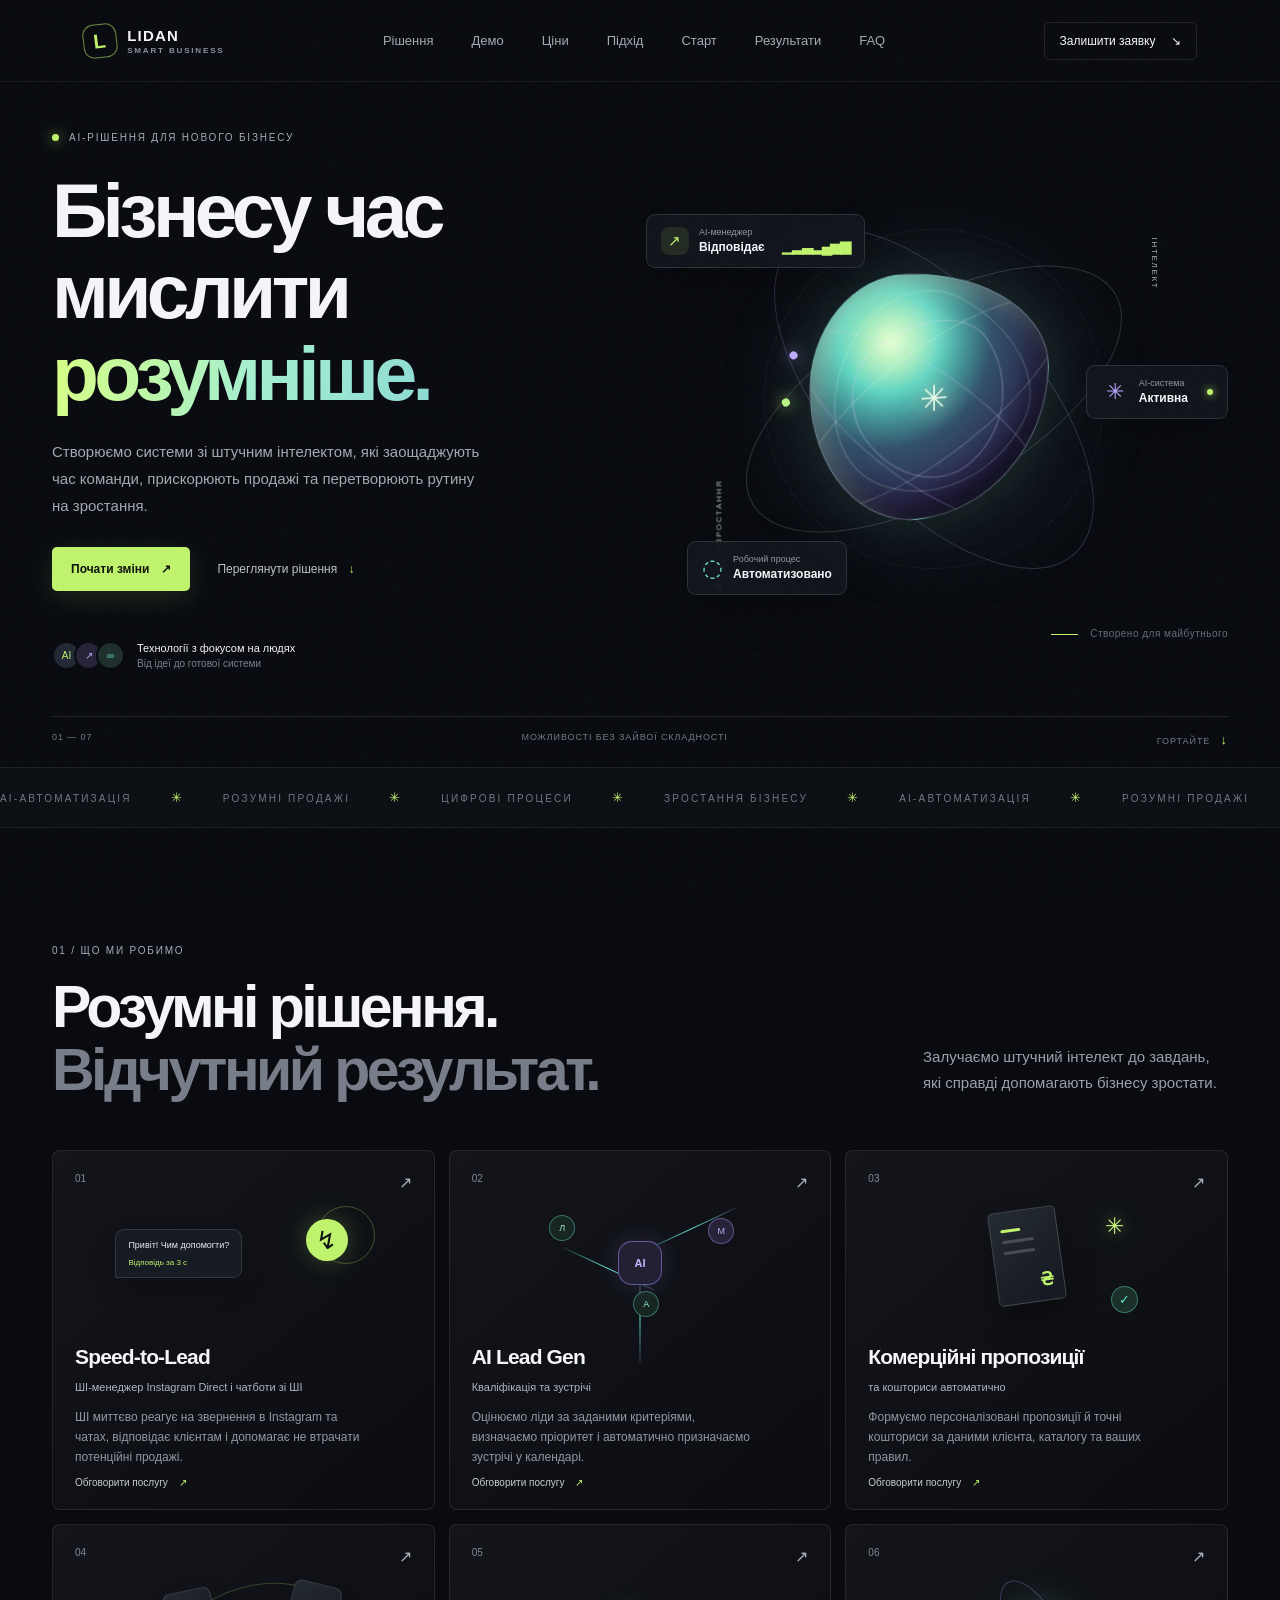
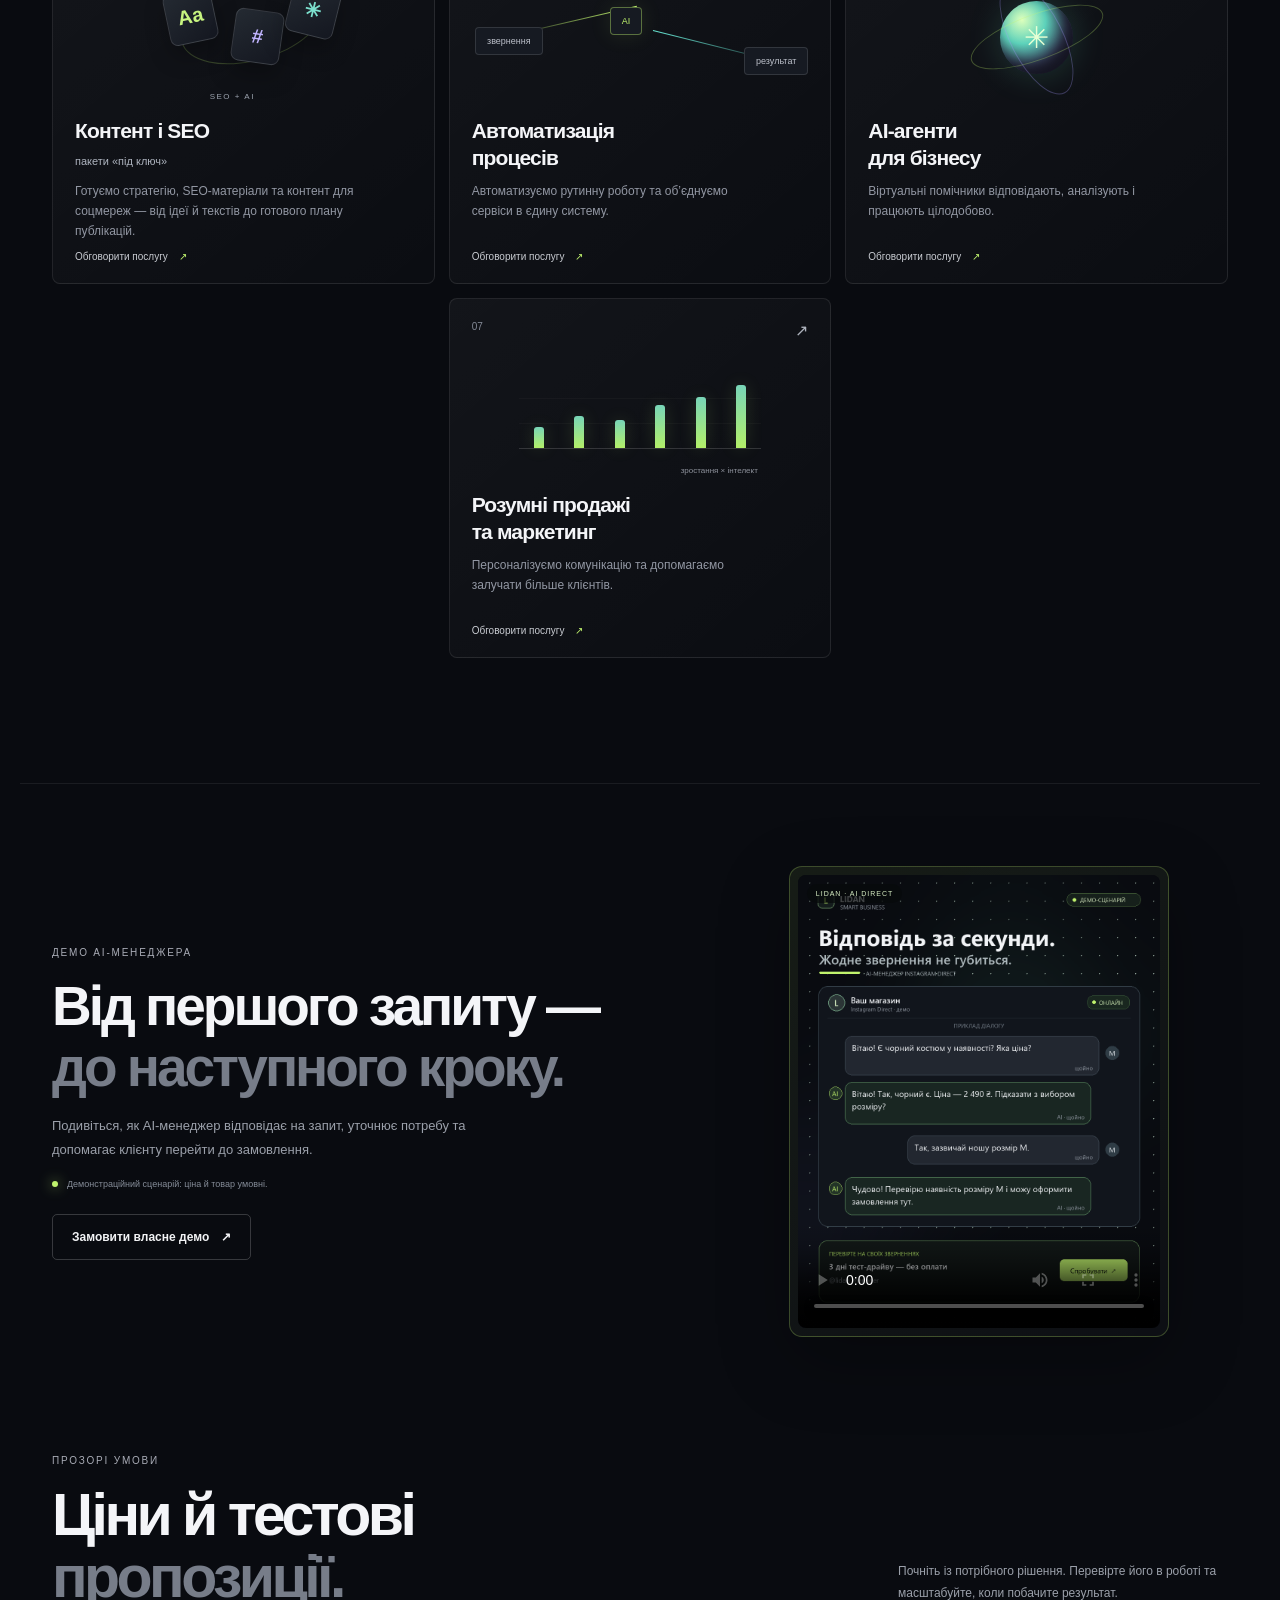
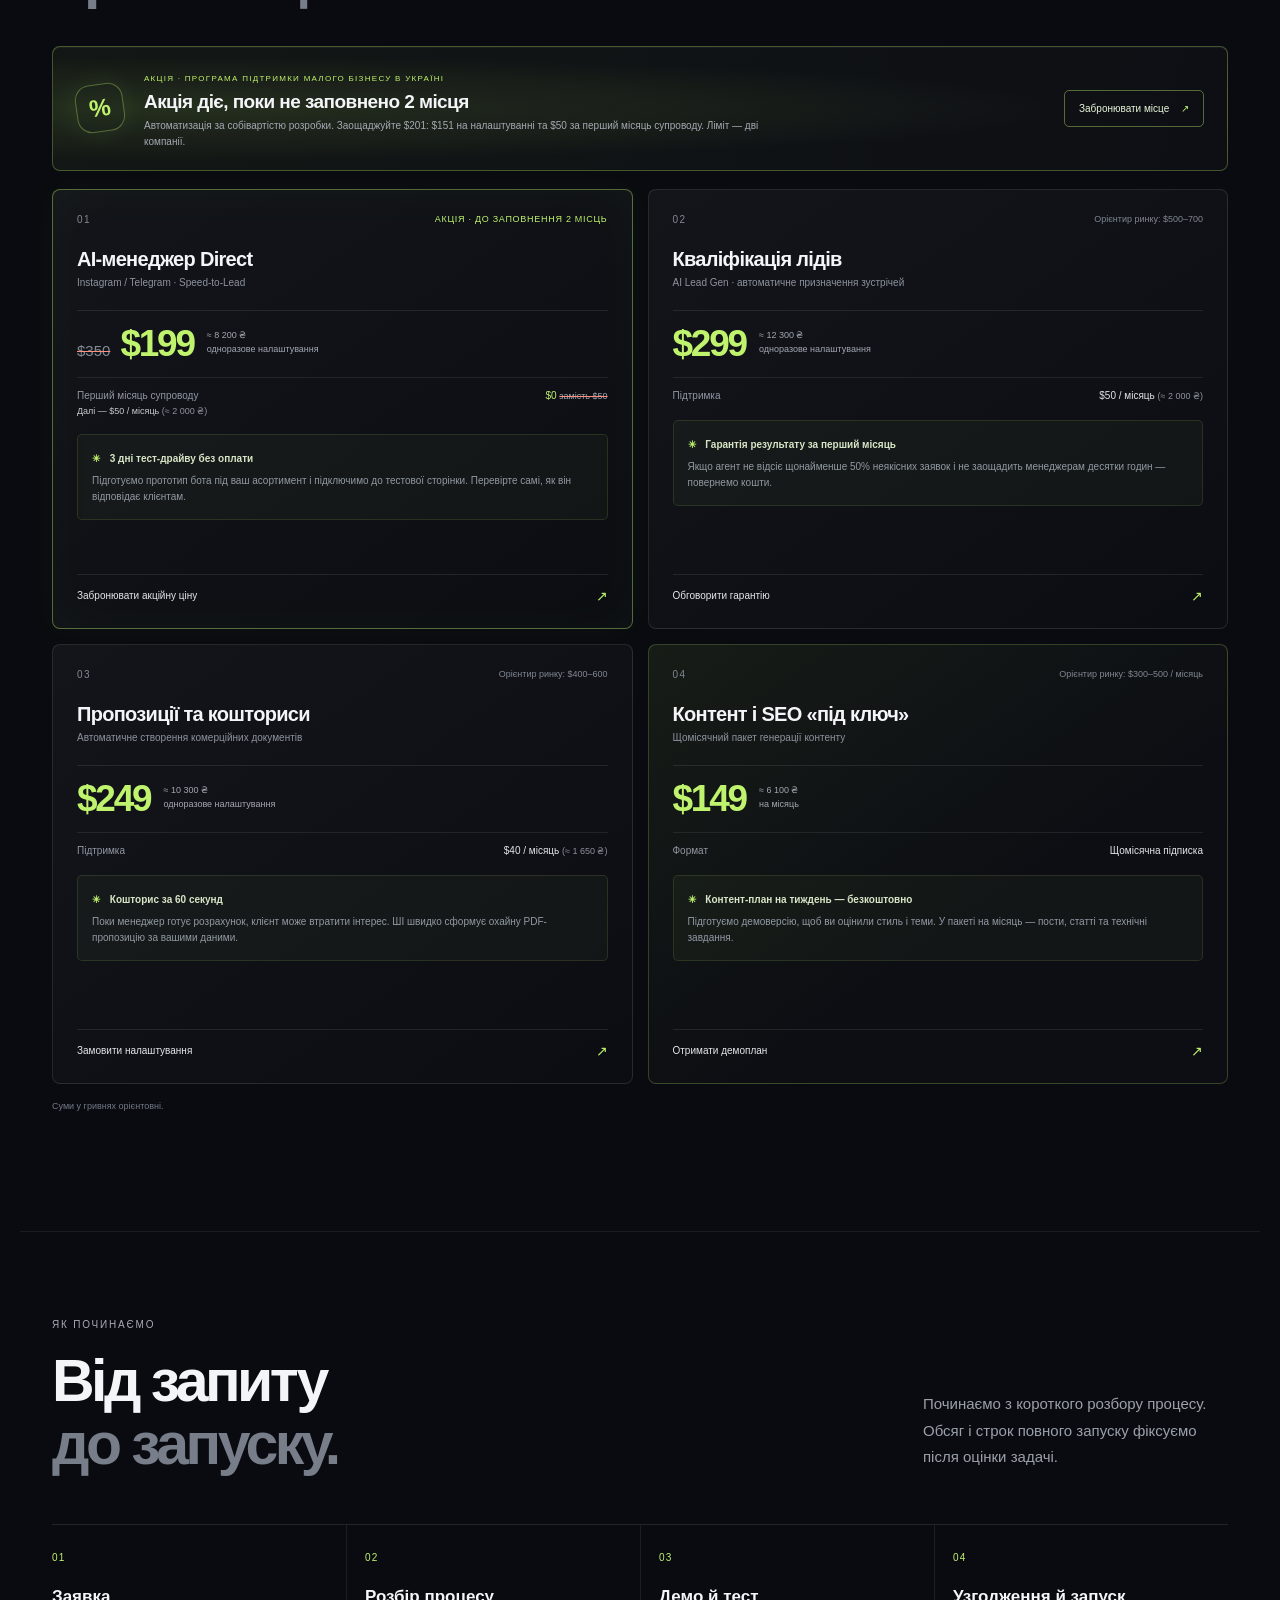
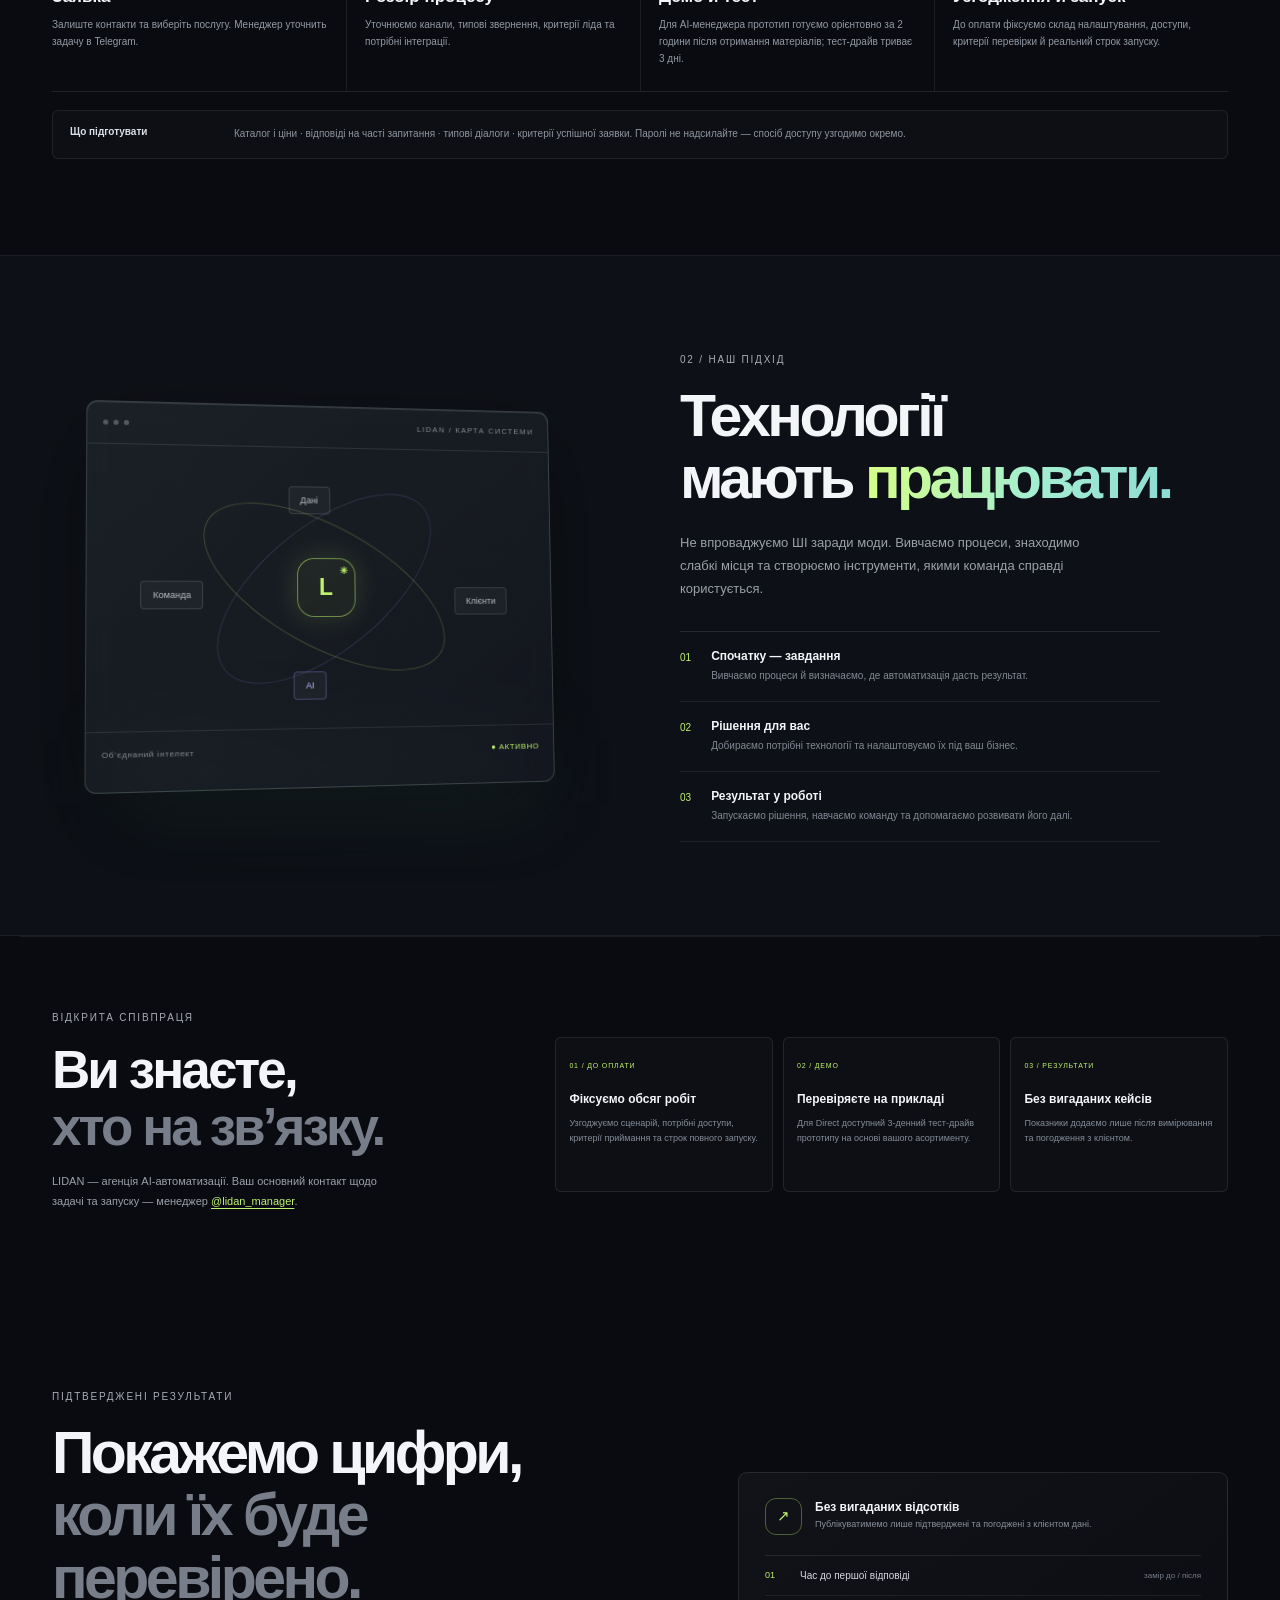
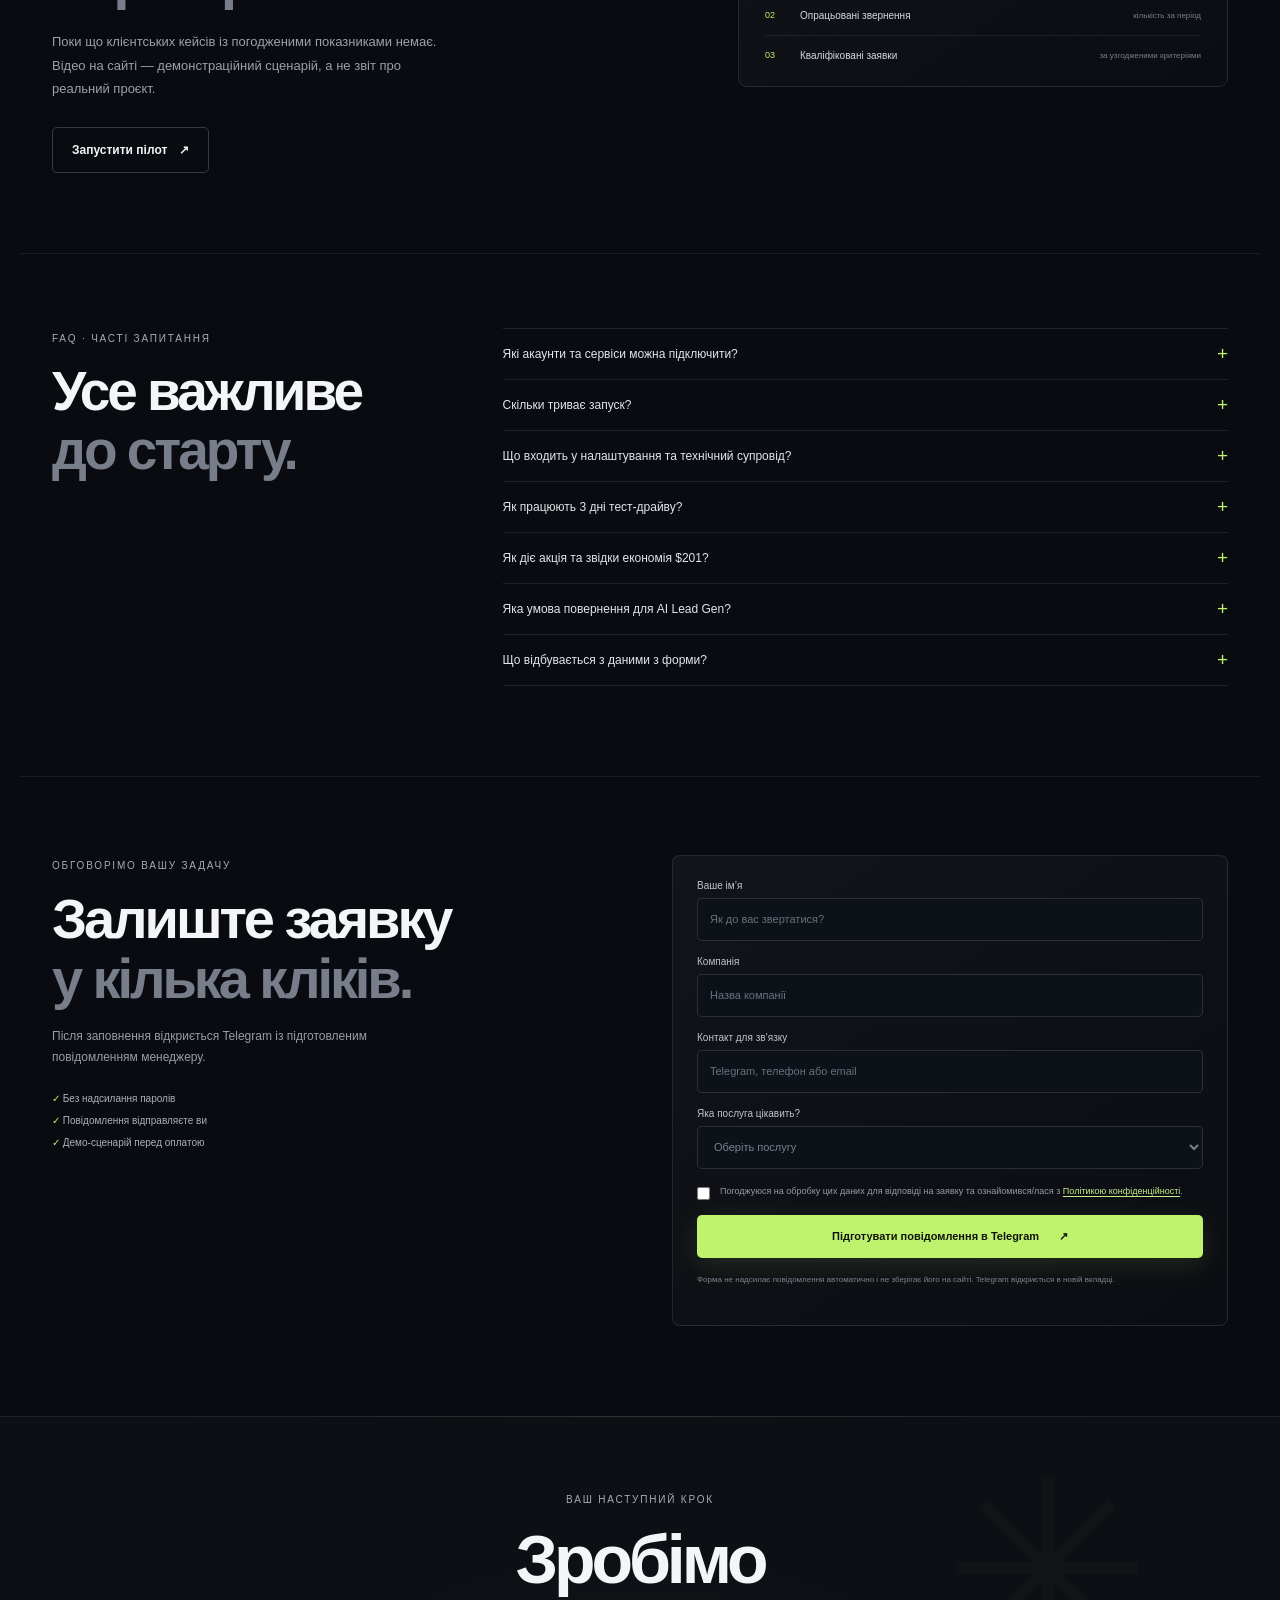
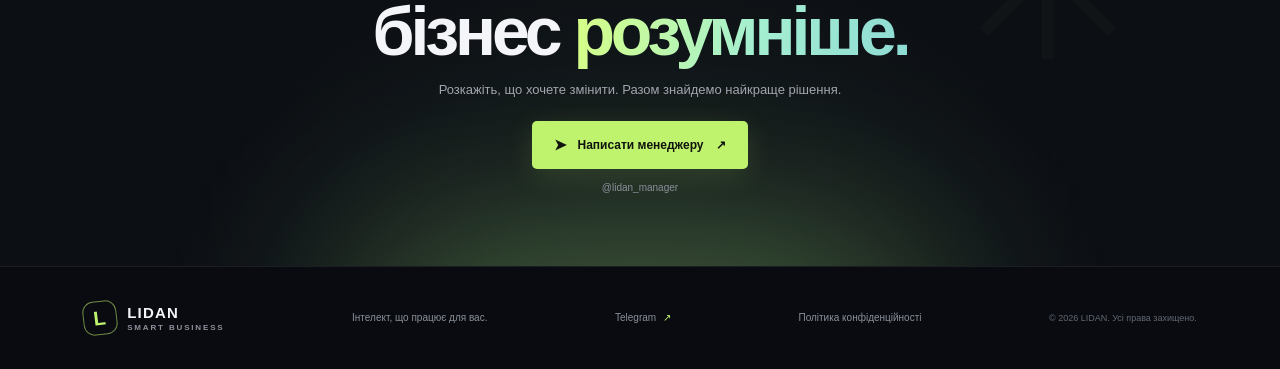
<file: index.html>
<!doctype html>
<html lang="uk">
<head>
  <meta charset="UTF-8" />
  <meta name="viewport" content="width=device-width, initial-scale=1.0" />
  <meta name="theme-color" content="#090b10" />
  <link rel="icon" href="favicon.svg" type="image/svg+xml" />
  <link rel="icon" href="favicon.ico" sizes="any" />
  <link rel="apple-touch-icon" href="apple-touch-icon.png" />
  <meta name="description" content="LIDAN — рішення зі штучним інтелектом, які перетворюють складні процеси на розумний бізнес." />
  <title>LIDAN | Smart Business</title>
  <link rel="stylesheet" href="styles.css" />
</head>
<body>
  <div class="noise" aria-hidden="true"></div>
  <header class="topbar">
    <a class="brand" href="#top" aria-label="LIDAN — головна"><span class="brand-mark">L</span><span>LIDAN<span class="brand-sub">SMART BUSINESS</span></span></a>
    <nav class="nav" aria-label="Основна навігація"><a href="#services">Рішення</a><a href="#demo-video">Демо</a><a href="#pricing">Ціни</a><a href="#about">Підхід</a><a href="#process">Старт</a><a href="#results">Результати</a><a href="#faq">FAQ</a></nav>
    <a class="nav-cta" href="#request">Залишити заявку <span>↘</span></a>
    <button class="menu-toggle" aria-label="Відкрити меню" aria-expanded="false"><span></span><span></span></button>
  </header>

  <main id="top">
    <section class="hero section-wrap">
      <div class="hero-copy reveal">
        <div class="eyebrow"><span class="live-dot"></span> AI-рішення для нового бізнесу</div>
        <h1>Бізнесу час<br>мислити <span class="gradient-text">розумніше.</span></h1>
        <p class="hero-lead">Створюємо системи зі штучним інтелектом, які заощаджують час команди, прискорюють продажі та перетворюють рутину на зростання.</p>
        <div class="hero-actions"><a class="button button-primary" href="https://t.me/lidan_manager" target="_blank" rel="noreferrer">Почати зміни <span>↗</span></a><a class="text-link" href="#services">Переглянути рішення <span>↓</span></a></div>
        <div class="hero-proof"><div class="avatar-stack"><span>AI</span><span>↗</span><span>∞</span></div><div><strong>Технології з фокусом на людях</strong><small>Від ідеї до готової системи</small></div></div>
      </div>
      <div class="hero-visual" aria-label="Анімована 3D-модель цифрового інтелекту">
        <div class="visual-glow"></div>
        <div class="orbit orbit-a"><i></i></div><div class="orbit orbit-b"><i></i></div><div class="orbit orbit-c"></div>
        <div class="core-wrap"><div class="core"><div class="core-shine"></div><div class="core-line"></div><div class="core-line line-two"></div><span class="core-star">✳</span></div></div>
        <div class="float-card card-speed"><span class="mini-icon">↗</span><span><small>AI-менеджер</small><b>Відповідає</b></span><i class="sparkline">▁▂▃▂▄▅▆</i></div>
        <div class="float-card card-ai"><span class="ai-icon">✳</span><span><small>AI-система</small><b>Активна</b></span><span class="signal"></span></div>
        <div class="float-card card-flow"><span class="flow-icon">◌</span><span><small>Робочий процес</small><b>Автоматизовано</b></span></div>
        <span class="orbit-label label-one">ІНТЕЛЕКТ</span><span class="orbit-label label-two">ДВИГУН ЗРОСТАННЯ</span>
        <div class="visual-caption"><span class="caption-line"></span> Створено для майбутнього</div>
      </div>
      <div class="hero-bottom"><span>01 — 07</span><span>Можливості без зайвої складності</span><span class="scroll-mark">Гортайте <b>↓</b></span></div>
    </section>

    <section class="marquee" aria-label="Напрями роботи"><div class="marquee-track"><span>AI-АВТОМАТИЗАЦІЯ <i>✳</i> РОЗУМНІ ПРОДАЖІ <i>✳</i> ЦИФРОВІ ПРОЦЕСИ <i>✳</i> ЗРОСТАННЯ БІЗНЕСУ <i>✳</i> AI-АВТОМАТИЗАЦІЯ <i>✳</i> РОЗУМНІ ПРОДАЖІ <i>✳</i> ЦИФРОВІ ПРОЦЕСИ <i>✳</i> ЗРОСТАННЯ БІЗНЕСУ <i>✳</i></span></div></section>

    <section class="services section-wrap" id="services">
      <div class="section-heading reveal"><div><span class="section-kicker">01 / ЩО МИ РОБИМО</span><h2>Розумні рішення.<br><span class="muted">Відчутний результат.</span></h2></div><p>Залучаємо штучний інтелект до завдань, які справді допомагають бізнесу зростати.</p></div>
      <div class="service-grid">
        <article class="service-card service-one reveal"><div class="service-top"><span>01</span><span class="card-arrow">↗</span></div><div class="service-graphic graphic-speed"><div class="speed-chat"><span>Привіт! Чим допомогти?</span><b>Відповідь за 3 с</b></div><div class="speed-bolt">↯</div><i class="speed-pulse"></i></div><h3>Speed-to-Lead<br><span class="service-subtitle">ШІ-менеджер Instagram Direct і чатботи зі ШІ</span></h3><p>ШІ миттєво реагує на звернення в Instagram та чатах, відповідає клієнтам і допомагає не втрачати потенційні продажі.</p><a href="https://t.me/lidan_manager" target="_blank" rel="noreferrer">Обговорити послугу <span>↗</span></a></article>
        <article class="service-card service-two reveal"><div class="service-top"><span>02</span><span class="card-arrow">↗</span></div><div class="service-graphic graphic-leads"><div class="lead-person person-a">Л</div><div class="lead-person person-b">М</div><div class="lead-person person-c">А</div><div class="lead-center">AI</div><i class="lead-link link-a"></i><i class="lead-link link-b"></i><i class="lead-link link-c"></i></div><h3>AI Lead Gen<br><span class="service-subtitle">Кваліфікація та зустрічі</span></h3><p>Оцінюємо ліди за заданими критеріями, визначаємо пріоритет і автоматично призначаємо зустрічі у календарі.</p><a href="https://t.me/lidan_manager" target="_blank" rel="noreferrer">Обговорити послугу <span>↗</span></a></article>
        <article class="service-card service-three reveal"><div class="service-top"><span>03</span><span class="card-arrow">↗</span></div><div class="service-graphic graphic-proposal"><div class="proposal-sheet"><span></span><span></span><span></span><b>₴</b></div><div class="proposal-spark">✳</div><div class="proposal-check">✓</div></div><h3>Комерційні пропозиції<br><span class="service-subtitle">та кошториси автоматично</span></h3><p>Формуємо персоналізовані пропозиції й точні кошториси за даними клієнта, каталогу та ваших правил.</p><a href="https://t.me/lidan_manager" target="_blank" rel="noreferrer">Обговорити послугу <span>↗</span></a></article>
        <article class="service-card service-four reveal"><div class="service-top"><span>04</span><span class="card-arrow">↗</span></div><div class="service-graphic graphic-content"><div class="content-tile tile-a">Aa</div><div class="content-tile tile-b">#</div><div class="content-tile tile-c">✳</div><div class="content-ring"></div><span class="content-tag">SEO + AI</span></div><h3>Контент і SEO<br><span class="service-subtitle">пакети «під ключ»</span></h3><p>Готуємо стратегію, SEO-матеріали та контент для соцмереж — від ідеї й текстів до готового плану публікацій.</p><a href="https://t.me/lidan_manager" target="_blank" rel="noreferrer">Обговорити послугу <span>↗</span></a></article>
        <article class="service-card service-five reveal"><div class="service-top"><span>05</span><span class="card-arrow">↗</span></div><div class="service-graphic graphic-flow"><div class="flow-node n1">звернення</div><div class="flow-node n2">AI</div><div class="flow-node n3">результат</div><div class="flow-path p1"></div><div class="flow-path p2"></div></div><h3>Автоматизація<br>процесів</h3><p>Автоматизуємо рутинну роботу та об’єднуємо сервіси в єдину систему.</p><a href="https://t.me/lidan_manager" target="_blank" rel="noreferrer">Обговорити послугу <span>↗</span></a></article>
        <article class="service-card service-six reveal"><div class="service-top"><span>06</span><span class="card-arrow">↗</span></div><div class="service-graphic graphic-orb"><div class="mini-orb"><span>✳</span></div><i class="mini-ring"></i><i class="mini-ring ring-b"></i></div><h3>AI-агенти<br>для бізнесу</h3><p>Віртуальні помічники відповідають, аналізують і працюють цілодобово.</p><a href="https://t.me/lidan_manager" target="_blank" rel="noreferrer">Обговорити послугу <span>↗</span></a></article>
        <article class="service-card service-seven reveal"><div class="service-top"><span>07</span><span class="card-arrow">↗</span></div><div class="service-graphic graphic-chart"><div class="chart-grid"><i style="--h:28%"></i><i style="--h:43%"></i><i style="--h:37%"></i><i style="--h:58%"></i><i style="--h:68%"></i><i style="--h:84%"></i></div><span class="chart-label">зростання × інтелект</span></div><h3>Розумні продажі<br>та маркетинг</h3><p>Персоналізуємо комунікацію та допомагаємо залучати більше клієнтів.</p><a href="https://t.me/lidan_manager" target="_blank" rel="noreferrer">Обговорити послугу <span>↗</span></a></article>
      </div>
    </section>

    <section class="demo-section section-wrap" id="demo-video">
      <div class="demo-copy reveal"><span class="section-kicker">ДЕМО AI-МЕНЕДЖЕРА</span><h2>Від першого запиту —<br><span class="muted">до наступного кроку.</span></h2><p>Подивіться, як AI-менеджер відповідає на запит, уточнює потребу та допомагає клієнту перейти до замовлення.</p><div class="demo-note"><span class="live-dot"></span> Демонстраційний сценарій: ціна й товар умовні.</div><a class="button button-outline" href="https://t.me/lidan_manager" target="_blank" rel="noreferrer">Замовити власне демо <span>↗</span></a></div>
      <div class="demo-frame reveal"><video controls playsinline preload="metadata" poster="ai-manager-demo-poster.png" aria-label="Відеодемонстрація AI-менеджера в Instagram Direct"><source src="ai-manager-demo.mp4" type="video/mp4">Ваш браузер не підтримує відтворення відео.</video><span class="demo-frame-label">LIDAN · AI DIRECT</span></div>
    </section>

    <section class="pricing section-wrap" id="pricing">
      <div class="pricing-heading reveal"><div><span class="section-kicker">ПРОЗОРІ УМОВИ</span><h2>Ціни й тестові<br><span class="muted">пропозиції.</span></h2></div><p>Почніть із потрібного рішення. Перевірте його в роботі та масштабуйте, коли побачите результат.</p></div>
      <div class="promo-banner reveal"><div class="promo-symbol">%</div><div class="promo-copy"><span class="promo-kicker">АКЦІЯ · ПРОГРАМА ПІДТРИМКИ МАЛОГО БІЗНЕСУ В УКРАЇНІ</span><h3>Акція діє, поки не заповнено 2 місця</h3><p>Автоматизація за собівартістю розробки. Заощаджуйте $201: $151 на налаштуванні та $50 за перший місяць супроводу. Ліміт — дві компанії.</p></div><a class="promo-button" href="https://t.me/lidan_manager" target="_blank" rel="noreferrer">Забронювати місце <span>↗</span></a></div>
      <div class="pricing-grid">
        <article class="price-card price-promo reveal"><div class="price-card-top"><span class="price-number">01</span><span class="market-note promo-badge">АКЦІЯ · ДО ЗАПОВНЕННЯ 2 МІСЦЬ</span></div><h3>AI-менеджер Direct</h3><p class="price-caption">Instagram / Telegram · Speed-to-Lead</p><div class="price-main"><div class="price-value"><del>$350</del><strong>$199</strong></div><span>≈ 8 200 ₴<br>одноразове налаштування</span></div><div class="price-monthly"><span>Перший місяць супроводу</span><b class="free-price">$0 <small>замість $50</small></b></div><p class="price-after">Далі — $50 / місяць <span>(≈ 2 000 ₴)</span></p><div class="offer-box"><b><span>✳</span> 3 дні тест-драйву без оплати</b><p>Підготуємо прототип бота під ваш асортимент і підключимо до тестової сторінки. Перевірте самі, як він відповідає клієнтам.</p></div><a class="price-link" href="https://t.me/lidan_manager" target="_blank" rel="noreferrer">Забронювати акційну ціну <span>↗</span></a></article>
        <article class="price-card reveal"><div class="price-card-top"><span class="price-number">02</span><span class="market-note">Орієнтир ринку: $500–700</span></div><h3>Кваліфікація лідів</h3><p class="price-caption">AI Lead Gen · автоматичне призначення зустрічей</p><div class="price-main"><strong>$299</strong><span>≈ 12 300 ₴<br>одноразове налаштування</span></div><div class="price-monthly"><span>Підтримка</span><b>$50 / місяць <small>(≈ 2 000 ₴)</small></b></div><div class="offer-box"><b><span>✳</span> Гарантія результату за перший місяць</b><p>Якщо агент не відсіє щонайменше 50% неякісних заявок і не заощадить менеджерам десятки годин — повернемо кошти.</p></div><a class="price-link" href="https://t.me/lidan_manager" target="_blank" rel="noreferrer">Обговорити гарантію <span>↗</span></a></article>
        <article class="price-card reveal"><div class="price-card-top"><span class="price-number">03</span><span class="market-note">Орієнтир ринку: $400–600</span></div><h3>Пропозиції та кошториси</h3><p class="price-caption">Автоматичне створення комерційних документів</p><div class="price-main"><strong>$249</strong><span>≈ 10 300 ₴<br>одноразове налаштування</span></div><div class="price-monthly"><span>Підтримка</span><b>$40 / місяць <small>(≈ 1 650 ₴)</small></b></div><div class="offer-box"><b><span>✳</span> Кошторис за 60 секунд</b><p>Поки менеджер готує розрахунок, клієнт може втратити інтерес. ШІ швидко сформує охайну PDF-пропозицію за вашими даними.</p></div><a class="price-link" href="https://t.me/lidan_manager" target="_blank" rel="noreferrer">Замовити налаштування <span>↗</span></a></article>
        <article class="price-card price-featured reveal"><div class="price-card-top"><span class="price-number">04</span><span class="market-note">Орієнтир ринку: $300–500 / місяць</span></div><h3>Контент і SEO «під ключ»</h3><p class="price-caption">Щомісячний пакет генерації контенту</p><div class="price-main"><strong>$149</strong><span>≈ 6 100 ₴<br>на місяць</span></div><div class="price-monthly"><span>Формат</span><b>Щомісячна підписка</b></div><div class="offer-box"><b><span>✳</span> Контент-план на тиждень — безкоштовно</b><p>Підготуємо демоверсію, щоб ви оцінили стиль і теми. У пакеті на місяць — пости, статті та технічні завдання.</p></div><a class="price-link" href="https://t.me/lidan_manager" target="_blank" rel="noreferrer">Отримати демоплан <span>↗</span></a></article>
      </div>
      <p class="price-disclaimer">Суми у гривнях орієнтовні.</p>
    </section>

    <section class="process-section section-wrap" id="process">
      <div class="section-heading reveal"><div><span class="section-kicker">ЯК ПОЧИНАЄМО</span><h2>Від запиту<br><span class="muted">до запуску.</span></h2></div><p>Починаємо з короткого розбору процесу. Обсяг і строк повного запуску фіксуємо після оцінки задачі.</p></div>
      <div class="process-grid">
        <article class="process-step reveal"><span>01</span><h3>Заявка</h3><p>Залиште контакти та виберіть послугу. Менеджер уточнить задачу в Telegram.</p></article>
        <article class="process-step reveal"><span>02</span><h3>Розбір процесу</h3><p>Уточнюємо канали, типові звернення, критерії ліда та потрібні інтеграції.</p></article>
        <article class="process-step reveal"><span>03</span><h3>Демо й тест</h3><p>Для AI-менеджера прототип готуємо орієнтовно за 2 години після отримання матеріалів; тест-драйв триває 3 дні.</p></article>
        <article class="process-step reveal"><span>04</span><h3>Узгодження й запуск</h3><p>До оплати фіксуємо склад налаштування, доступи, критерії перевірки й реальний строк запуску.</p></article>
      </div>
      <div class="materials-note"><b>Що підготувати</b><span>Каталог і ціни · відповіді на часті запитання · типові діалоги · критерії успішної заявки. Паролі не надсилайте — спосіб доступу узгодимо окремо.</span></div>
    </section>

    <section class="approach" id="about"><div class="approach-inner section-wrap"><div class="approach-visual reveal"><div class="glass-panel"><div class="panel-top"><span class="panel-dot"></span><span class="panel-dot"></span><span class="panel-dot"></span><small>LIDAN / КАРТА СИСТЕМИ</small></div><div class="system-map"><div class="map-center">L<span>✳</span></div><div class="map-node map-a">Дані</div><div class="map-node map-b">Команда</div><div class="map-node map-c">Клієнти</div><div class="map-node map-d">AI</div><i class="map-orbit"></i><i class="map-orbit orbit-2"></i></div><div class="panel-footer"><span>Об’єднаний інтелект</span><span class="panel-live">● АКТИВНО</span></div></div><div class="approach-shadow"></div></div><div class="approach-copy reveal"><span class="section-kicker">02 / НАШ ПІДХІД</span><h2>Технології<br>мають <span class="gradient-text">працювати.</span></h2><p>Не впроваджуємо ШІ заради моди. Вивчаємо процеси, знаходимо слабкі місця та створюємо інструменти, якими команда справді користується.</p><div class="approach-points"><div><span>01</span><p><b>Спочатку — завдання</b><small>Вивчаємо процеси й визначаємо, де автоматизація дасть результат.</small></p></div><div><span>02</span><p><b>Рішення для вас</b><small>Добираємо потрібні технології та налаштовуємо їх під ваш бізнес.</small></p></div><div><span>03</span><p><b>Результат у роботі</b><small>Запускаємо рішення, навчаємо команду та допомагаємо розвивати його далі.</small></p></div></div></div></div></section>

    <section class="trust-section section-wrap" id="trust"><div class="trust-heading"><span class="section-kicker">ВІДКРИТА СПІВПРАЦЯ</span><h2>Ви знаєте,<br><span class="muted">хто на зв’язку.</span></h2><p>LIDAN — агенція AI-автоматизації. Ваш основний контакт щодо задачі та запуску — менеджер <a href="https://t.me/lidan_manager" target="_blank" rel="noreferrer">@lidan_manager</a>.</p></div><div class="trust-grid"><article><span>01 / ДО ОПЛАТИ</span><b>Фіксуємо обсяг робіт</b><p>Узгоджуємо сценарій, потрібні доступи, критерії приймання та строк повного запуску.</p></article><article><span>02 / ДЕМО</span><b>Перевіряєте на прикладі</b><p>Для Direct доступний 3-денний тест-драйв прототипу на основі вашого асортименту.</p></article><article><span>03 / РЕЗУЛЬТАТИ</span><b>Без вигаданих кейсів</b><p>Показники додаємо лише після вимірювання та погодження з клієнтом.</p></article></div></section>

    <section class="results section-wrap" id="results"><div class="results-copy reveal"><span class="section-kicker">ПІДТВЕРДЖЕНІ РЕЗУЛЬТАТИ</span><h2>Покажемо цифри,<br><span class="muted">коли їх буде перевірено.</span></h2><p>Поки що клієнтських кейсів із погодженими показниками немає. Відео на сайті — демонстраційний сценарій, а не звіт про реальний проєкт.</p><a class="button button-outline" href="#request">Запустити пілот <span>↗</span></a></div><div class="case-metrics reveal"><div class="case-note"><span class="case-symbol">↗</span><div><b>Без вигаданих відсотків</b><small>Публікуватимемо лише підтверджені та погоджені з клієнтом дані.</small></div></div><div class="metric-row"><span>01</span><b>Час до першої відповіді</b><small>замір до / після</small></div><div class="metric-row"><span>02</span><b>Опрацьовані звернення</b><small>кількість за період</small></div><div class="metric-row"><span>03</span><b>Кваліфіковані заявки</b><small>за узгодженими критеріями</small></div></div></section>

    <section class="faq-section section-wrap" id="faq"><div class="faq-heading reveal"><span class="section-kicker">FAQ · ЧАСТІ ЗАПИТАННЯ</span><h2>Усе важливе<br><span class="muted">до старту.</span></h2></div><div class="faq-list">
      <details class="faq-item"><summary>Які акаунти та сервіси можна підключити?</summary><p>Для AI-менеджера обговорюємо Instagram Direct і Telegram. CRM, календарі та інші сервіси перевіряємо окремо до погодження робіт — перелік інтеграцій залежить від доступних API та вашого процесу.</p></details>
      <details class="faq-item"><summary>Скільки триває запуск?</summary><p>Прототип AI-менеджера орієнтовно готуємо за 2 години після отримання каталогу й відповідей. Тест-драйв триває 3 дні. Строк повного запуску залежить від інтеграцій і погоджується письмово до оплати.</p></details>
      <details class="faq-item"><summary>Що входить у налаштування та технічний супровід?</summary><p>Для Direct погоджуємо канали, сценарії відповідей, матеріали, тестування та запуск. Перший місяць супроводу за акцією безкоштовний, далі — $50 на місяць. Конкретний перелік робіт супроводу й час реакції менеджера потрібно зафіксувати в описі послуги до оплати.</p></details>
      <details class="faq-item"><summary>Як працюють 3 дні тест-драйву?</summary><p>Готуємо демонстраційний прототип на основі вашого асортименту та підключаємо до тестової сторінки, щоб ви могли самостійно перевірити відповіді. Доступність і безпечний спосіб підключення погоджуємо заздалегідь.</p></details>
      <details class="faq-item"><summary>Як діє акція та звідки економія $201?</summary><p>Пропозиція діє для перших двох компаній і завершується, коли обидва місця зайняті. Налаштування AI-менеджера — $199 замість $350; перший місяць технічного супроводу — $0 замість $50, далі — $50 на місяць. Економія: $350 − $199 = $151 та ще $50 за перший місяць — разом $201 (приблизно $200). Суми у гривнях на сайті орієнтовні.</p></details>
      <details class="faq-item"><summary>Яка умова повернення для AI Lead Gen?</summary><p>Заявлена умова: якщо за перший місяць агент не відсіє щонайменше 50% неякісних заявок і не заощадить менеджерам десятки годин, оплата повертається. Метод вимірювання, базовий період, склад «неякісної заявки», обсяг повернення та порядок звернення потрібно погодити письмово до замовлення.</p></details>
      <details class="faq-item"><summary>Що відбувається з даними з форми?</summary><p>Сайт не зберігає форму на сервері. Після натискання кнопки відкривається чернетка в Telegram для @lidan_manager; повідомлення ви надсилаєте самостійно. Деталі наведені в <a href="privacy.html">Політиці конфіденційності</a>.</p></details>
    </div></section>

    <section class="lead-section section-wrap" id="request"><div class="lead-copy reveal"><span class="section-kicker">ОБГОВОРІМО ВАШУ ЗАДАЧУ</span><h2>Залиште заявку<br><span class="muted">у кілька кліків.</span></h2><p>Після заповнення відкриється Telegram із підготовленим повідомленням менеджеру.</p><div class="trust-points"><span>✓ Без надсилання паролів</span><span>✓ Повідомлення відправляєте ви</span><span>✓ Демо-сценарій перед оплатою</span></div></div><form class="lead-form reveal" id="leadForm" action="https://t.me/lidan_manager" method="get" target="_blank" rel="noopener">
      <input type="hidden" name="text" value="">
      <label>Ваше ім’я<input data-field="name" autocomplete="name" required maxlength="80" placeholder="Як до вас звертатися?"></label>
      <label>Компанія<input data-field="company" autocomplete="organization" required maxlength="120" placeholder="Назва компанії"></label>
      <label>Контакт для зв’язку<input data-field="contact" autocomplete="off" required maxlength="160" placeholder="Telegram, телефон або email"></label>
      <label>Яка послуга цікавить?<select data-field="service" required><option value="" selected disabled>Оберіть послугу</option><option>AI-менеджер Direct</option><option>Кваліфікація лідів і зустрічі</option><option>Комерційні пропозиції та кошториси</option><option>Контент і SEO «під ключ»</option><option>Інша автоматизація</option></select></label>
      <label class="consent-row"><input type="checkbox" data-field="consent" required><span>Погоджуюся на обробку цих даних для відповіді на заявку та ознайомився/лася з <a href="privacy.html" target="_blank" rel="noopener">Політикою конфіденційності</a>.</span></label>
      <button class="button button-primary form-submit" type="submit">Підготувати повідомлення в Telegram <span>↗</span></button><p class="form-note">Форма не надсилає повідомлення автоматично і не зберігає його на сайті. Telegram відкриється в новій вкладці.</p><p class="form-status" id="formStatus" role="status" aria-live="polite"></p>
    </form></section>

    <section class="contact"><div class="contact-glow"></div><div class="contact-content reveal"><span class="section-kicker">ВАШ НАСТУПНИЙ КРОК</span><h2>Зробімо<br>бізнес <span class="gradient-text">розумніше.</span></h2><p>Розкажіть, що хочете змінити. Разом знайдемо найкраще рішення.</p><a class="button button-primary contact-button" href="https://t.me/lidan_manager" target="_blank" rel="noreferrer"><span class="telegram-icon">➤</span> Написати менеджеру <span>↗</span></a><span class="contact-handle">@lidan_manager</span></div><div class="contact-orb" aria-hidden="true">✳</div></section>
  </main>

  <footer class="footer"><a class="brand" href="#top"><span class="brand-mark">L</span><span>LIDAN<span class="brand-sub">SMART BUSINESS</span></span></a><span>Інтелект, що працює для вас.</span><a href="https://t.me/lidan_manager" target="_blank" rel="noreferrer">Telegram <span>↗</span></a><a href="privacy.html">Політика конфіденційності</a><small>© 2026 LIDAN. Усі права захищено.</small></footer>
  <script src="script.js"></script>
</body>
</html>
</file>
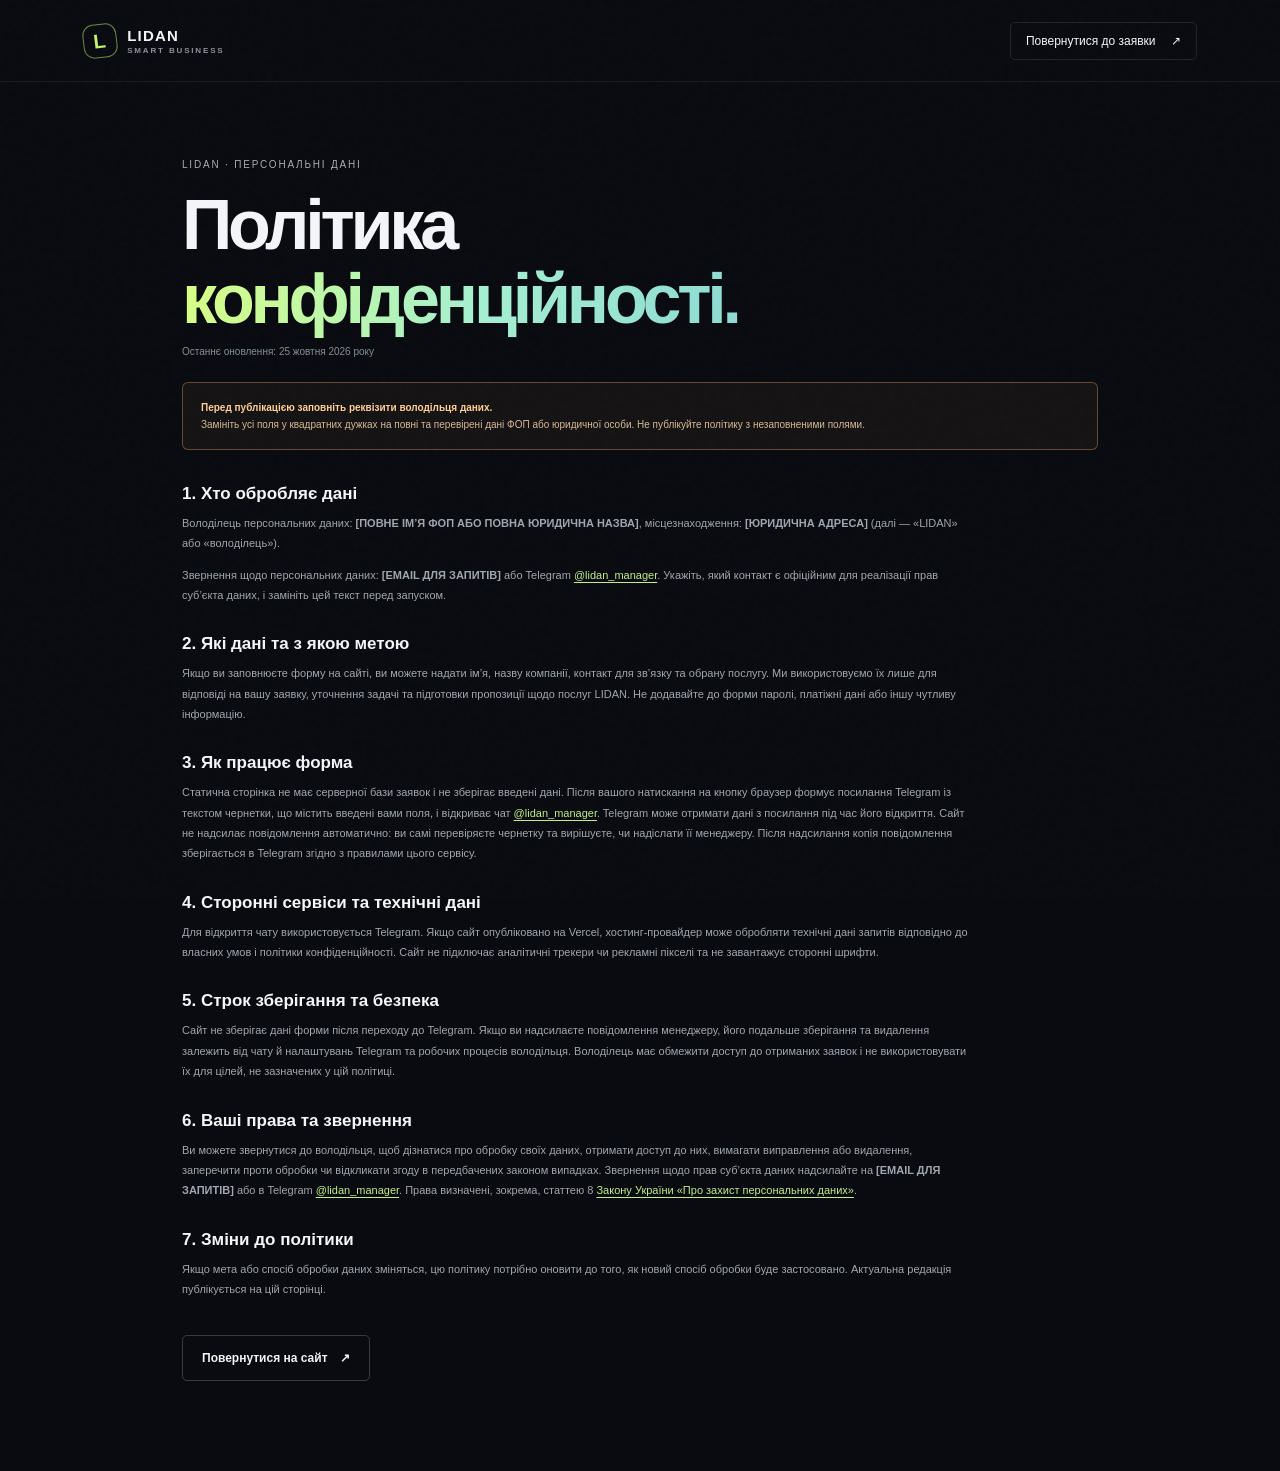
<file: privacy.html>
<!doctype html>
<html lang="uk">
<head>
  <meta charset="UTF-8" />
  <meta name="viewport" content="width=device-width, initial-scale=1.0" />
  <meta name="theme-color" content="#090b10" />
  <link rel="icon" href="favicon.svg" type="image/svg+xml" />
  <link rel="icon" href="favicon.ico" sizes="any" />
  <link rel="apple-touch-icon" href="apple-touch-icon.png" />
  <meta name="description" content="Політика конфіденційності сайту LIDAN." />
  <title>Політика конфіденційності | LIDAN</title>
  <link rel="stylesheet" href="styles.css" />
</head>
<body>
  <div class="noise" aria-hidden="true"></div>
  <header class="topbar"><a class="brand" href="index.html"><span class="brand-mark">L</span><span>LIDAN<span class="brand-sub">SMART BUSINESS</span></span></a><a class="nav-cta" href="index.html#request">Повернутися до заявки <span>↗</span></a></header>
  <main class="privacy-page section-wrap">
    <span class="section-kicker">LIDAN · ПЕРСОНАЛЬНІ ДАНІ</span>
    <h1>Політика<br><span class="gradient-text">конфіденційності.</span></h1>
    <p class="privacy-updated">Останнє оновлення: 25 жовтня 2026 року</p>
    <div class="privacy-placeholder"><b>Перед публікацією заповніть реквізити володільця даних.</b><br>Замініть усі поля у квадратних дужках на повні та перевірені дані ФОП або юридичної особи. Не публікуйте політику з незаповненими полями.</div>
    <article class="privacy-content">
      <h2>1. Хто обробляє дані</h2>
      <p>Володілець персональних даних: <strong>[ПОВНЕ ІМ’Я ФОП АБО ПОВНА ЮРИДИЧНА НАЗВА]</strong>, місцезнаходження: <strong>[ЮРИДИЧНА АДРЕСА]</strong> (далі — «LIDAN» або «володілець»).</p>
      <p>Звернення щодо персональних даних: <strong>[EMAIL ДЛЯ ЗАПИТІВ]</strong> або Telegram <a href="https://t.me/lidan_manager" target="_blank" rel="noreferrer">@lidan_manager</a>. Укажіть, який контакт є офіційним для реалізації прав суб’єкта даних, і замініть цей текст перед запуском.</p>

      <h2>2. Які дані та з якою метою</h2>
      <p>Якщо ви заповнюєте форму на сайті, ви можете надати ім’я, назву компанії, контакт для зв’язку та обрану послугу. Ми використовуємо їх лише для відповіді на вашу заявку, уточнення задачі та підготовки пропозиції щодо послуг LIDAN. Не додавайте до форми паролі, платіжні дані або іншу чутливу інформацію.</p>

      <h2>3. Як працює форма</h2>
      <p>Статична сторінка не має серверної бази заявок і не зберігає введені дані. Після вашого натискання на кнопку браузер формує посилання Telegram із текстом чернетки, що містить введені вами поля, і відкриває чат <a href="https://t.me/lidan_manager" target="_blank" rel="noreferrer">@lidan_manager</a>. Telegram може отримати дані з посилання під час його відкриття. Сайт не надсилає повідомлення автоматично: ви самі перевіряєте чернетку та вирішуєте, чи надіслати її менеджеру. Після надсилання копія повідомлення зберігається в Telegram згідно з правилами цього сервісу.</p>

      <h2>4. Сторонні сервіси та технічні дані</h2>
      <p>Для відкриття чату використовується Telegram. Якщо сайт опубліковано на Vercel, хостинг-провайдер може обробляти технічні дані запитів відповідно до власних умов і політики конфіденційності. Сайт не підключає аналітичні трекери чи рекламні пікселі та не завантажує сторонні шрифти.</p>

      <h2>5. Строк зберігання та безпека</h2>
      <p>Сайт не зберігає дані форми після переходу до Telegram. Якщо ви надсилаєте повідомлення менеджеру, його подальше зберігання та видалення залежить від чату й налаштувань Telegram та робочих процесів володільця. Володілець має обмежити доступ до отриманих заявок і не використовувати їх для цілей, не зазначених у цій політиці.</p>

      <h2>6. Ваші права та звернення</h2>
      <p>Ви можете звернутися до володільця, щоб дізнатися про обробку своїх даних, отримати доступ до них, вимагати виправлення або видалення, заперечити проти обробки чи відкликати згоду в передбачених законом випадках. Звернення щодо прав суб’єкта даних надсилайте на <strong>[EMAIL ДЛЯ ЗАПИТІВ]</strong> або в Telegram <a href="https://t.me/lidan_manager" target="_blank" rel="noreferrer">@lidan_manager</a>. Права визначені, зокрема, статтею 8 <a href="https://zakon.rada.gov.ua/go/2297-17" target="_blank" rel="noreferrer">Закону України «Про захист персональних даних»</a>.</p>

      <h2>7. Зміни до політики</h2>
      <p>Якщо мета або спосіб обробки даних зміняться, цю політику потрібно оновити до того, як новий спосіб обробки буде застосовано. Актуальна редакція публікується на цій сторінці.</p>
    </article>
    <a class="button button-outline privacy-back" href="index.html">Повернутися на сайт <span>↗</span></a>
  </main>
</body>
</html>
</file>
<file: styles.css>
:root{--bg:#090b10;--panel:#11141c;--text:#f4f5f8;--muted:#9095a3;--line:rgba(255,255,255,.1);--lime:#c0f36d;--cyan:#66e4d2;--purple:#a494ff;--font:'Segoe UI',Arial,sans-serif;--body:'Segoe UI',Arial,sans-serif}*{box-sizing:border-box}html{scroll-behavior:smooth;scroll-padding-top:90px}body{margin:0;background:var(--bg);color:var(--text);font-family:var(--body);font-size:15px;overflow-x:hidden}a{color:inherit;text-decoration:none}.noise{position:fixed;inset:0;pointer-events:none;z-index:20;opacity:.025;background-image:url("data:image/svg+xml,%3Csvg viewBox='0 0 180 180' xmlns='http://www.w3.org/2000/svg'%3E%3Cfilter id='n'%3E%3CfeTurbulence type='fractalNoise' baseFrequency='.8' numOctaves='4' stitchTiles='stitch'/%3E%3C/filter%3E%3Crect width='100%25' height='100%25' filter='url(%23n)' opacity='.7'/%3E%3C/svg%3E")}.topbar{height:82px;padding:0 6.5%;display:flex;align-items:center;justify-content:space-between;border-bottom:1px solid rgba(255,255,255,.065);position:relative;z-index:30}.brand{display:flex;align-items:center;gap:10px;font:700 15px var(--font);letter-spacing:.08em}.brand-mark{width:34px;height:34px;border:1px solid rgba(192,243,109,.55);color:var(--lime);display:grid;place-items:center;font-size:20px;border-radius:11px;transform:rotate(-7deg)}.brand-sub{display:block;font:600 8px var(--body);letter-spacing:.23em;color:#8e929d;margin-top:2px}.nav{display:flex;gap:38px;color:#a7a9b2;font-size:13px}.nav a,.text-link,.footer>a{transition:color .2s}.nav a:hover,.text-link:hover,.footer>a:hover{color:var(--lime)}.nav-cta{border:1px solid var(--line);padding:11px 15px;border-radius:5px;font-size:12px;transition:.25s}.nav-cta:hover{border-color:var(--lime);color:var(--lime)}.nav-cta span,.button span:last-child{margin-left:12px}.menu-toggle{display:none}.section-wrap{max-width:1240px;margin:auto;padding-left:32px;padding-right:32px}.hero{min-height:685px;display:grid;grid-template-columns:1fr 1fr;position:relative;align-items:center;padding-top:20px;padding-bottom:72px}.hero-copy{position:relative;z-index:2;padding-top:5px}.eyebrow,.section-kicker{font-size:10px;letter-spacing:.18em;text-transform:uppercase;color:#a8abb5}.eyebrow{display:flex;align-items:center;gap:10px;margin-bottom:27px}.live-dot{width:7px;height:7px;display:inline-block;border-radius:50%;background:var(--lime);box-shadow:0 0 13px rgba(192,243,109,.8);animation:blink 2s infinite}@keyframes blink{50%{opacity:.45;box-shadow:0 0 5px rgba(192,243,109,.4)}}h1,h2,h3,p{margin-top:0}.hero h1,.section-heading h2,.approach h2,.results h2,.contact h2{font:600 clamp(48px,6vw,78px)/1.06 var(--font);letter-spacing:-.06em;margin:0}.gradient-text{background:linear-gradient(100deg,#d7ff86 2%,#a5efd1 54%,#8edbd4 100%);color:transparent;background-clip:text;-webkit-background-clip:text}.hero-lead{max-width:440px;color:#a5a8b1;line-height:1.8;margin:24px 0 28px;font-size:15px}.hero-actions{display:flex;align-items:center;gap:27px}.button{display:inline-flex;align-items:center;justify-content:center;border-radius:5px;padding:15px 19px;font-size:12px;font-weight:600;transition:transform .25s,box-shadow .25s}.button:hover{transform:translateY(-3px)}.button-primary{background:var(--lime);color:#10130d;box-shadow:0 7px 28px rgba(192,243,109,.13)}.button-primary:hover{box-shadow:0 9px 35px rgba(192,243,109,.26)}.text-link{font-size:12px;color:#bec0c7}.text-link span{margin-left:8px;color:var(--lime)}.hero-proof{display:flex;align-items:center;gap:12px;margin-top:50px}.avatar-stack{display:flex}.avatar-stack span{width:29px;height:29px;border-radius:50%;display:grid;place-items:center;background:#222934;border:2px solid var(--bg);margin-left:-7px;color:var(--lime);font-size:10px}.avatar-stack span:first-child{margin-left:0}.avatar-stack span:nth-child(2){background:#272338;color:#b8aaff}.avatar-stack span:nth-child(3){background:#1e302c;color:#69ddc5}.hero-proof strong,.hero-proof small{display:block}.hero-proof strong{font-size:11px;font-weight:500}.hero-proof small{color:#7b808d;font-size:10px;margin-top:4px}.hero-visual{height:560px;position:relative;display:grid;place-items:center;perspective:900px;isolation:isolate}.visual-glow{position:absolute;width:420px;height:420px;border-radius:50%;background:radial-gradient(circle,rgba(117,157,136,.15),rgba(74,121,141,.08) 38%,transparent 70%);filter:blur(12px);animation:breathe 6s ease-in-out infinite}@keyframes breathe{50%{transform:scale(1.18);opacity:.75}}.core-wrap{position:relative;width:250px;height:250px;z-index:2;transform-style:preserve-3d;animation:float 6s ease-in-out infinite;transform:rotateX(-12deg) rotateY(18deg)}@keyframes float{0%,100%{transform:translateY(0) rotateX(-12deg) rotateY(18deg)}50%{transform:translateY(-18px) rotateX(-5deg) rotateY(30deg)}}.core{position:absolute;inset:0;border-radius:39% 61% 57% 43% / 45% 40% 60% 55%;background:radial-gradient(circle at 32% 26%,#e0ffc3 0,#a9edb3 7%,#54d1bf 20%,#31506a 43%,#302852 68%,#10121d 88%);box-shadow:inset -14px -18px 35px rgba(7,9,19,.72),inset 9px 10px 24px rgba(214,255,212,.42),0 0 55px rgba(111,218,186,.14);animation:morph 12s ease-in-out infinite,spin 30s linear infinite;border:1px solid rgba(234,255,243,.3);overflow:hidden;transform-style:preserve-3d}.core:before,.core:after{content:"";position:absolute;inset:9%;border:1px solid rgba(203,255,225,.26);border-radius:inherit;transform:translateZ(20px) rotate(28deg);filter:blur(.2px)}.core:after{inset:18%;transform:translateZ(34px) rotate(-35deg);border-color:rgba(220,205,255,.38)}@keyframes morph{0%,100%{border-radius:39% 61% 57% 43% / 45% 40% 60% 55%}50%{border-radius:57% 43% 42% 58% / 56% 58% 42% 44%}}@keyframes spin{to{filter:hue-rotate(30deg)}}.core-shine{position:absolute;top:16%;left:18%;width:34%;height:20%;border-radius:50%;background:rgba(230,255,229,.67);filter:blur(22px);transform:rotate(-30deg);z-index:2}.core-line{position:absolute;width:130%;height:45%;top:29%;left:-15%;border-radius:50%;border:1px solid rgba(220,255,224,.27);transform:rotate(-34deg) translateZ(40px)}.line-two{top:42%;transform:rotate(38deg) translateZ(45px);border-color:rgba(208,196,255,.3)}.core-star{position:absolute;inset:0;display:grid;place-items:center;color:rgba(242,255,234,.9);font-size:36px;text-shadow:0 0 27px #efffce;transform:translateZ(60px);z-index:3}.orbit{position:absolute;border:1px solid rgba(212,228,219,.18);border-radius:50%;width:420px;height:190px;transform:rotate(-30deg);z-index:1;animation:orbit 12s linear infinite}.orbit i{position:absolute;width:8px;height:8px;background:#bbf587;box-shadow:0 0 15px #bbf587;border-radius:50%;top:10%;left:18%}.orbit-b{width:420px;height:205px;transform:rotate(48deg);animation-direction:reverse;border-color:rgba(182,170,255,.21)}.orbit-b i{background:#c2aaff;box-shadow:0 0 16px #a994ff;top:85%;left:19%}.orbit-c{width:340px;height:340px;border-style:dashed;border-color:rgba(255,255,255,.07);animation:orbit 40s linear infinite}.orbit-label{position:absolute;color:#a8b7ae;font-size:8px;letter-spacing:.21em}.label-one{right:8%;top:25%;transform:rotate(90deg)}.label-two{left:4%;bottom:25%;transform:rotate(-90deg)}@keyframes orbit{to{rotate:360deg}}.float-card{position:absolute;z-index:4;background:rgba(20,24,32,.75);border:1px solid rgba(255,255,255,.12);backdrop-filter:blur(14px);border-radius:9px;padding:12px 14px;display:flex;align-items:center;gap:10px;box-shadow:0 16px 44px rgba(0,0,0,.2);animation:cardfloat 5s ease-in-out infinite}.float-card small,.float-card b{display:block}.float-card small{font-size:9px;color:#9297a4}.float-card b{font-size:12px;margin-top:3px;font-weight:600}.card-speed{top:17%;left:1%;animation-delay:-2s}.mini-icon{width:28px;height:28px;border-radius:8px;display:grid;place-items:center;color:var(--lime);background:rgba(192,243,109,.1)}.sparkline{color:var(--lime);font-style:normal;letter-spacing:-2px;margin-left:7px;align-self:flex-end}.card-ai{right:0;top:44%;animation-delay:-1s}.ai-icon{width:28px;height:28px;color:#b6a4ff;font-size:22px;display:grid;place-items:center}.signal{width:6px;height:6px;border-radius:50%;background:var(--lime);box-shadow:0 0 9px var(--lime);margin-left:9px}.card-flow{bottom:15%;left:8%;animation-delay:-3s}.flow-icon{font-size:24px;color:#6ce0c8}.orbit-label,.visual-caption{z-index:2}.visual-caption{position:absolute;bottom:7%;right:0;color:#656c78;font:10px var(--body);letter-spacing:.05em}.caption-line{display:inline-block;width:27px;height:1px;background:var(--lime);vertical-align:middle;margin-right:9px}@keyframes cardfloat{50%{transform:translateY(-9px)}}.hero-bottom{position:absolute;bottom:20px;left:32px;right:32px;border-top:1px solid rgba(255,255,255,.1);padding-top:15px;display:flex;justify-content:space-between;color:#737985;font-size:9px;letter-spacing:.1em;text-transform:uppercase}.scroll-mark b{color:var(--lime);margin-left:7px;font-size:13px}.marquee{overflow:hidden;border-top:1px solid rgba(255,255,255,.07);border-bottom:1px solid rgba(255,255,255,.07);background:#0c0f14}.marquee-track{white-space:nowrap;overflow:hidden;padding:22px 0;color:#717784;font:500 10px var(--font);letter-spacing:.22em}.marquee-track span{display:inline-block;min-width:max-content;animation:marquee 38s linear infinite}.marquee i{font-style:normal;color:var(--lime);padding:0 34px;font-size:13px}@keyframes marquee{to{transform:translateX(-50%)}}.services{padding-top:112px;padding-bottom:125px}.section-heading{display:flex;justify-content:space-between;align-items:flex-end;margin-bottom:49px}.section-heading h2,.approach h2,.results h2,.contact h2{font-size:clamp(38px,5vw,59px);margin-top:19px}.muted{color:#777d89}.section-heading>p{max-width:305px;color:#9ba0aa;line-height:1.75;margin:0 0 5px}.service-grid{display:grid;grid-template-columns:repeat(3,1fr);gap:14px}.service-card{background:linear-gradient(140deg,rgba(255,255,255,.045),rgba(255,255,255,.013));border:1px solid rgba(255,255,255,.09);border-radius:8px;padding:22px;min-height:360px;position:relative;overflow:hidden;transition:transform .3s,border-color .3s}.service-card:hover{transform:translateY(-6px);border-color:rgba(192,243,109,.35)}.service-top{display:flex;justify-content:space-between;color:#828895;font-size:10px}.card-arrow{font-size:16px;color:#aeb3bd}.service-graphic{height:132px;position:relative;display:grid;place-items:center}.service-card h3{font:600 21px/1.3 var(--font);letter-spacing:-.04em;margin:9px 0}.service-card p{font-size:12px;color:#9297a3;line-height:1.7;max-width:290px;margin-bottom:18px}.service-card>a{position:absolute;bottom:21px;color:#c9ccd2;font-size:10px}.service-card>a span{color:var(--lime);margin-left:8px}.graphic-flow{height:142px}.flow-node{position:absolute;z-index:2;border:1px solid rgba(255,255,255,.12);background:#161a22;border-radius:4px;padding:8px 11px;color:#bcc0ca;font-size:9px}.n1{left:1%;top:43%}.n2{left:41%;top:29%;color:var(--lime);border-color:rgba(192,243,109,.4);box-shadow:0 0 22px rgba(192,243,109,.1)}.n3{right:0;top:57%}.flow-path{position:absolute;height:1px;width:36%;background:linear-gradient(90deg,rgba(192,243,109,.12),var(--lime));left:14%;top:47%;transform:rotate(-13deg);transform-origin:left}.p2{left:54%;top:45%;width:38%;transform:rotate(14deg);background:linear-gradient(90deg,var(--cyan),rgba(102,228,210,.1))}.graphic-orb{height:142px}.mini-orb{width:73px;height:73px;border-radius:50%;display:grid;place-items:center;font-size:30px;color:#e6ffd4;background:radial-gradient(circle at 30% 26%,#dcffbc,#5dd2bb 32%,#3b4561 62%,#171522 84%);box-shadow:inset -8px -9px 16px #151522,0 0 34px rgba(98,220,185,.2);animation:float 5s ease-in-out infinite}.mini-ring{position:absolute;width:140px;height:46px;border:1px solid rgba(192,243,109,.28);border-radius:50%;transform:rotate(-20deg);animation:orbit 13s linear infinite}.ring-b{width:125px;height:53px;transform:rotate(63deg);border-color:rgba(166,151,255,.3);animation-direction:reverse}.graphic-chart{height:142px}.chart-grid{width:72%;height:75px;display:flex;align-items:end;justify-content:space-around;border-bottom:1px solid rgba(255,255,255,.15);background:repeating-linear-gradient(to bottom,transparent 0,transparent 24px,rgba(255,255,255,.055) 25px)}.chart-grid i{height:var(--h);width:10px;border-radius:3px 3px 0 0;background:linear-gradient(0deg,#b3ef68,#78d5b8);box-shadow:0 0 17px rgba(192,243,109,.15);animation:bar 2.5s ease-in-out infinite alternate}.chart-grid i:nth-child(even){animation-delay:-1s}@keyframes bar{to{height:calc(var(--h) - 10%);opacity:.65}}.chart-label{position:absolute;bottom:7px;right:15%;font-size:8px;color:#8e929c}.approach{background:#0d1016;border-top:1px solid rgba(255,255,255,.06);border-bottom:1px solid rgba(255,255,255,.06);overflow:hidden}.approach-inner{min-height:620px;display:grid;grid-template-columns:1fr 1fr;gap:80px;align-items:center;padding-top:78px;padding-bottom:78px}.approach-visual{position:relative;perspective:1000px}.glass-panel{height:382px;max-width:470px;margin:auto;border:1px solid rgba(177,196,188,.22);border-radius:11px;background:linear-gradient(140deg,rgba(36,46,50,.54),rgba(20,22,31,.8));box-shadow:0 30px 90px rgba(0,0,0,.35),inset 0 1px rgba(255,255,255,.1);transform:rotateY(8deg) rotateX(3deg);position:relative;z-index:2;backdrop-filter:blur(10px);animation:panelfloat 7s ease-in-out infinite}@keyframes panelfloat{50%{transform:rotateY(3deg) rotateX(-1deg) translateY(-8px)}}.panel-top{height:42px;border-bottom:1px solid rgba(255,255,255,.1);display:flex;align-items:center;gap:5px;padding:0 15px}.panel-dot{height:5px;width:5px;border-radius:50%;background:#535a61}.panel-top small{margin-left:auto;color:#808994;font-size:8px;letter-spacing:.16em}.system-map{height:280px;position:relative;display:grid;place-items:center}.map-center{height:59px;width:59px;border-radius:17px;border:1px solid rgba(192,243,109,.5);color:var(--lime);display:grid;place-items:center;font:700 23px var(--font);box-shadow:0 0 28px rgba(192,243,109,.16);background:rgba(192,243,109,.05);position:relative;z-index:2}.map-center span{position:absolute;font-size:10px;top:6px;right:7px}.map-node{position:absolute;border:1px solid rgba(255,255,255,.12);border-radius:4px;padding:8px 11px;background:rgba(255,255,255,.035);font-size:9px;color:#b6bbc3}.map-a{top:14%;left:42%}.map-b{left:11%;top:48%}.map-c{right:10%;top:50%}.map-d{left:43%;bottom:10%;color:#c5b7ff;border-color:rgba(164,148,255,.3)}.map-orbit{position:absolute;width:270px;height:120px;border:1px solid rgba(192,243,109,.22);border-radius:50%;transform:rotate(29deg);animation:orbit 18s linear infinite}.orbit-2{width:260px;height:125px;transform:rotate(-39deg);border-color:rgba(164,148,255,.17);animation-direction:reverse}.panel-footer{border-top:1px solid rgba(255,255,255,.09);height:43px;padding:0 15px;display:flex;align-items:center;justify-content:space-between;color:#838b94;font-size:8px;letter-spacing:.08em}.panel-live{color:var(--lime)}.approach-shadow{position:absolute;width:75%;height:70px;bottom:-20px;left:13%;background:rgba(70,135,117,.18);filter:blur(37px)}.approach-copy{padding:15px 0}.approach-copy>p,.results-copy>p{max-width:435px;color:#9ba0aa;line-height:1.8;margin:21px 0 30px;font-size:13px}.approach-points{border-top:1px solid rgba(255,255,255,.1);max-width:480px}.approach-points>div{display:flex;gap:20px;padding:17px 0;border-bottom:1px solid rgba(255,255,255,.08)}.approach-points>div>span{color:var(--lime);font-size:10px;padding-top:3px}.approach-points p{margin:0}.approach-points b,.approach-points small{display:block}.approach-points b{font-size:12px;font-weight:600}.approach-points small{font-size:10px;color:#828894;margin-top:5px;line-height:1.6}.results{min-height:520px;display:grid;grid-template-columns:1fr 1fr;align-items:center;padding-top:80px;padding-bottom:80px}.results-copy>p{max-width:390px;margin-bottom:26px}.button-outline{border:1px solid rgba(255,255,255,.19);color:#f2f3f5}.button-outline:hover{border-color:var(--lime);color:var(--lime)}.result-stat{height:365px;display:grid;place-items:center;position:relative}.stat-orbit{width:285px;height:285px;border-radius:50%;border:1px solid rgba(192,243,109,.26);display:grid;place-items:center;position:relative;animation:orbit 44s linear infinite}.stat-orbit:before,.stat-orbit:after{content:"";position:absolute;inset:24px;border-radius:50%;border:1px dashed rgba(193,224,202,.16)}.stat-orbit:after{inset:-17px;border:1px solid rgba(255,255,255,.05)}.stat-orbit-inner{width:195px;height:195px;border-radius:50%;background:radial-gradient(circle at 40% 32%,rgba(110,163,136,.22),rgba(37,49,52,.35) 48%,rgba(14,16,23,.8) 70%);box-shadow:inset 0 0 40px rgba(124,203,161,.09),0 0 80px rgba(96,176,146,.08);display:grid;align-content:center;justify-items:center;animation:orbit 44s linear infinite reverse;border:1px solid rgba(182,244,190,.14)}.stat-orbit-inner span{font:400 25px var(--font);color:var(--lime);line-height:.9}.stat-orbit-inner strong{font:600 72px/.95 var(--font);letter-spacing:-.08em;background:linear-gradient(150deg,#e5ffc7,#76d5ba);background-clip:text;color:transparent}.stat-orbit-inner small{color:#9fa8a5;font-size:8px;letter-spacing:.16em;line-height:1.55;text-align:center;margin-top:8px}.stat-note{position:absolute;bottom:26px;color:#989eaa;font-size:10px;display:flex;align-items:center;gap:9px}.stat-note .live-dot{width:6px;height:6px}.contact{min-height:450px;position:relative;overflow:hidden;display:grid;place-items:center;text-align:center;border-top:1px solid rgba(255,255,255,.07);background:radial-gradient(ellipse at 50% 118%,rgba(83,124,92,.24),transparent 53%),#0c0f14}.contact-content{position:relative;z-index:2;padding:70px 20px}.contact h2{font-size:clamp(42px,6vw,68px);margin:17px 0 15px}.contact-content>p{color:#a1a5af;margin-bottom:24px;font-size:13px}.contact-button{padding:15px 22px}.telegram-icon{font-size:15px;margin-right:10px}.contact-handle{display:block;color:#8a909b;font-size:10px;margin-top:13px}.contact-orb{position:absolute;right:10%;top:7%;font-size:250px;line-height:1;color:rgba(194,243,109,.025);animation:slowspin 30s linear infinite}@keyframes slowspin{to{transform:rotate(360deg)}}.contact-glow{position:absolute;width:540px;height:230px;bottom:-210px;background:rgba(177,242,126,.28);filter:blur(90px)}.footer{min-height:103px;padding:23px 6.5%;display:flex;align-items:center;justify-content:space-between;gap:20px;border-top:1px solid rgba(255,255,255,.08);color:#8a909a;font-size:10px}.footer .brand{color:var(--text)}.footer>a:not(.brand) span{color:var(--lime);margin-left:4px}.footer small{color:#626873;font-size:9px}.reveal{opacity:0;transform:translateY(24px);transition:opacity .8s,transform .8s}.reveal.visible{opacity:1;transform:translateY(0)}
@media(max-width:900px){.topbar{padding:0 4%}.section-wrap{padding-left:5%;padding-right:5%}.hero{min-height:620px}.hero h1{font-size:65px}.hero-visual{transform:scale(.86);margin:0 -35px}.hero-bottom{left:5%;right:5%}.approach-inner{gap:35px}.glass-panel{transform:scale(.93)}.service-card{padding:17px}.footer{padding-left:5%;padding-right:5%}}
@media(max-width:680px){.topbar{height:70px;padding:0 21px}.nav,.nav-cta{display:none}.menu-toggle{display:flex;background:none;border:0;flex-direction:column;gap:5px;padding:8px}.menu-toggle span{height:1px;width:22px;background:#e7e9ee}.nav.open{display:flex;position:absolute;left:0;right:0;top:69px;padding:22px;background:#10131a;flex-direction:column;gap:21px;border-bottom:1px solid var(--line)}.hero{padding:58px 22px 74px;display:flex;flex-direction:column;align-items:stretch}.hero-copy{padding:0}.hero h1{font-size:clamp(52px,14vw,70px)}.hero-lead{font-size:14px;max-width:390px}.hero-proof{margin-top:34px}.hero-visual{height:390px;margin:15px -30px -12px;transform:scale(.78);transform-origin:center}.hero-bottom{left:22px;right:22px;bottom:18px;font-size:8px}.hero-bottom>span:nth-child(2){display:none}.services{padding-top:75px;padding-bottom:80px}.section-heading{display:block;margin-bottom:30px}.section-heading h2,.approach h2,.results h2{font-size:43px}.section-heading>p{margin-top:17px;font-size:12px}.service-grid{grid-template-columns:1fr;gap:12px}.service-card{min-height:340px;padding:20px}.service-graphic{height:125px}.service-card h3{font-size:20px}.approach-inner{display:flex;flex-direction:column-reverse;padding-top:65px;padding-bottom:70px;gap:45px}.approach-copy{width:100%}.approach-copy>p{font-size:12px}.approach-visual{width:100%}.glass-panel{height:350px;max-width:450px;transform:none;animation:none}.system-map{height:248px}.results{display:flex;flex-direction:column;align-items:flex-start;padding-top:70px;padding-bottom:55px;gap:25px}.results-copy>p{font-size:12px}.result-stat{width:100%;height:330px}.stat-orbit{width:250px;height:250px}.stat-orbit-inner{width:170px;height:170px}.stat-orbit-inner strong{font-size:62px}.stat-note{bottom:11px}.contact{min-height:410px}.contact h2{font-size:48px}.contact-content>p{font-size:12px;max-width:310px;margin-left:auto;margin-right:auto;line-height:1.7}.footer{display:grid;grid-template-columns:1fr 1fr;padding:24px 22px;gap:19px}.footer>span{text-align:right}.footer small{text-align:right}.footer .brand{justify-self:start}.contact-orb{right:-15%;font-size:200px}.section-wrap{padding-left:22px;padding-right:22px}}
@media(prefers-reduced-motion:reduce){*,*::before,*::after{scroll-behavior:auto!important;animation-duration:.01ms!important;animation-iteration-count:1!important;transition-duration:.01ms!important}.reveal{opacity:1;transform:none}}
@keyframes float{0%,100%{transform:translateY(0) rotateX(var(--tilt-x,-12deg)) rotateY(var(--tilt-y,18deg))}50%{transform:translateY(-18px) rotateX(calc(var(--tilt-x,-12deg) + 7deg)) rotateY(calc(var(--tilt-y,18deg) + 12deg))}}
.service-card:nth-child(7){grid-column:2}.service-subtitle{font:500 11px/1.55 var(--body);letter-spacing:0;color:#aeb4bf}.graphic-speed{height:142px}.speed-chat{position:absolute;left:12%;top:26%;display:grid;gap:8px;padding:10px 12px;border:1px solid rgba(255,255,255,.12);border-radius:9px 9px 9px 2px;background:#171c24;color:#e8eaf0;font-size:9px;box-shadow:0 10px 24px rgba(0,0,0,.2);animation:cardfloat 4s ease-in-out infinite}.speed-chat b{font-size:8px;color:var(--lime);font-weight:500}.speed-bolt{position:absolute;right:19%;top:19%;width:42px;height:42px;display:grid;place-items:center;border-radius:50%;font-size:25px;color:#10130d;background:var(--lime);box-shadow:0 0 25px rgba(192,243,109,.25);animation:pulseGlow 2.2s ease-in-out infinite}.speed-pulse{position:absolute;right:11%;top:10%;width:58px;height:58px;border:1px solid rgba(192,243,109,.28);border-radius:50%;animation:pulseRing 2.2s ease-out infinite}@keyframes pulseGlow{50%{box-shadow:0 0 38px rgba(192,243,109,.5);transform:scale(1.05)}}@keyframes pulseRing{to{transform:scale(1.6);opacity:0}}.graphic-leads{height:142px}.lead-center{position:absolute;z-index:2;left:calc(50% - 22px);top:calc(50% - 22px);height:44px;width:44px;border-radius:14px;background:#222033;border:1px solid rgba(164,148,255,.5);display:grid;place-items:center;color:#c4b6ff;font:700 11px var(--font);box-shadow:0 0 24px rgba(164,148,255,.17)}.lead-person{position:absolute;z-index:2;width:26px;height:26px;border-radius:50%;display:grid;place-items:center;background:#182622;border:1px solid rgba(102,228,210,.4);color:#9be8d4;font-size:9px}.person-a{top:16%;left:23%}.person-b{top:18%;right:22%;background:#272237;color:#c2b4ff;border-color:rgba(164,148,255,.45)}.person-c{bottom:12%;left:48%}.lead-link{position:absolute;height:1px;width:30%;left:27%;top:39%;transform:rotate(25deg);background:linear-gradient(90deg,rgba(102,228,210,.1),var(--cyan),rgba(164,148,255,.2));transform-origin:left}.link-b{left:52%;top:40%;transform:rotate(-25deg);width:29%}.link-c{left:50%;top:58%;transform:rotate(90deg);width:26%}.graphic-proposal{height:142px}.proposal-sheet{position:absolute;left:37%;top:12%;height:94px;width:68px;border:1px solid rgba(255,255,255,.17);border-radius:5px;background:linear-gradient(145deg,#252b32,#141820);padding:17px 10px;box-shadow:0 16px 30px rgba(0,0,0,.28);transform:rotate(-8deg);animation:cardfloat 5s ease-in-out infinite}.proposal-sheet span{display:block;height:3px;width:70%;border-radius:2px;background:rgba(255,255,255,.19);margin-bottom:8px}.proposal-sheet span:first-child{width:44%;background:var(--lime)}.proposal-sheet b{position:absolute;right:9px;bottom:9px;font:600 18px var(--font);color:var(--lime)}.proposal-spark{position:absolute;top:15%;right:24%;color:#c8f57d;font-size:23px;text-shadow:0 0 17px rgba(192,243,109,.6);animation:slowspin 12s linear infinite}.proposal-check{position:absolute;right:20%;bottom:15%;height:27px;width:27px;display:grid;place-items:center;border-radius:50%;background:#1a3029;border:1px solid rgba(102,228,210,.4);color:var(--cyan);font-size:13px}.graphic-content{height:142px}.content-tile{position:absolute;z-index:2;width:49px;height:53px;border:1px solid rgba(255,255,255,.13);border-radius:8px;display:grid;place-items:center;background:linear-gradient(145deg,#242a32,#141720);font:600 20px var(--font);box-shadow:0 12px 22px rgba(0,0,0,.25);animation:cardfloat 5s ease-in-out infinite}.tile-a{top:17%;left:27%;color:#c7f480;transform:rotate(-12deg)}.tile-b{top:31%;left:47%;color:#c1b4ff;animation-delay:-1.4s;transform:rotate(8deg)}.tile-c{top:12%;right:22%;color:#7ce0ce;animation-delay:-2.4s;transform:rotate(14deg)}.content-ring{position:absolute;left:31%;top:14%;width:145px;height:75px;border:1px solid rgba(192,243,109,.22);border-radius:50%;transform:rotate(-15deg)}.content-tag{position:absolute;bottom:5%;left:40%;color:#9da4af;font-size:8px;letter-spacing:.19em}
@media(max-width:900px){.service-card:nth-child(7){grid-column:auto}}
.pricing{padding-top:25px;padding-bottom:118px}.pricing-heading{display:flex;justify-content:space-between;align-items:flex-end;margin-bottom:37px}.pricing-heading h2{font:600 clamp(38px,5vw,59px)/1.06 var(--font);letter-spacing:-.06em;margin:17px 0 0}.pricing-heading>p{max-width:330px;color:#9ba0aa;font-size:12px;line-height:1.8;margin:0 0 4px}.pricing-grid{display:grid;grid-template-columns:repeat(2,minmax(0,1fr));gap:15px}.price-card{position:relative;overflow:hidden;border:1px solid rgba(255,255,255,.1);border-radius:8px;padding:24px;background:linear-gradient(145deg,rgba(255,255,255,.045),rgba(255,255,255,.013));display:flex;flex-direction:column;min-height:440px;transition:transform .25s,border-color .25s}.price-card:hover{transform:translateY(-4px);border-color:rgba(192,243,109,.3)}.price-featured{background:linear-gradient(145deg,rgba(192,243,109,.075),rgba(255,255,255,.015) 60%);border-color:rgba(192,243,109,.22)}.price-card-top{display:flex;justify-content:space-between;align-items:center;gap:10px;color:#818894}.price-number{font-size:10px;letter-spacing:.15em}.market-note{font-size:9px;color:#808792}.price-card h3{font:600 20px/1.3 var(--font);letter-spacing:-.035em;margin:21px 0 5px}.price-caption{color:#8d939e;font-size:10px;min-height:16px;margin:0 0 17px}.price-main{display:flex;align-items:center;gap:13px;padding:14px 0 15px;border-top:1px solid rgba(255,255,255,.09)}.price-main strong{font:600 37px/1 var(--font);letter-spacing:-.06em;color:var(--lime)}.price-main>span{font-size:9px;line-height:1.55;color:#a3a8b2}.price-monthly{display:flex;align-items:center;justify-content:space-between;gap:8px;border-top:1px solid rgba(255,255,255,.08);padding:12px 0;font-size:10px;color:#9197a2}.price-monthly b{color:#e1e4e8;font-weight:500;text-align:right}.price-monthly small{font-size:9px;color:#8d939e;font-weight:400}.offer-box{margin:7px 0 18px;padding:13px 14px;border:1px solid rgba(192,243,109,.12);background:rgba(192,243,109,.035);border-radius:5px}.offer-box>b{font-size:10px;font-weight:600;color:#d8e5c6}.offer-box>b span{color:var(--lime);margin-right:7px}.offer-box p{margin:8px 0 0;color:#9299a4;font-size:10px;line-height:1.65}.price-link{margin-top:auto;display:flex;justify-content:space-between;align-items:center;padding-top:13px;border-top:1px solid rgba(255,255,255,.09);font-size:10px;color:#e5e7eb}.price-link span{color:var(--lime);font-size:14px}.price-disclaimer{color:#727986;font-size:9px;margin:15px 0 0;line-height:1.6}
@media(max-width:680px){.pricing{padding-top:5px;padding-bottom:75px}.pricing-heading{display:block;margin-bottom:27px}.pricing-heading h2{font-size:43px}.pricing-heading>p{margin-top:16px}.pricing-grid{grid-template-columns:1fr;gap:12px}.price-card{min-height:0;padding:20px}.price-card h3{font-size:19px}.price-caption{min-height:0}.price-main strong{font-size:35px}.price-link{padding-bottom:2px}}
.promo-banner{display:flex;align-items:center;gap:20px;margin:0 0 18px;padding:20px 23px;border:1px solid rgba(192,243,109,.3);border-radius:8px;background:radial-gradient(ellipse at 12% 50%,rgba(192,243,109,.11),transparent 60%),linear-gradient(100deg,rgba(192,243,109,.055),rgba(255,255,255,.02));box-shadow:inset 0 1px rgba(255,255,255,.045)}.promo-symbol{flex:0 0 48px;height:48px;display:grid;place-items:center;border:1px solid rgba(192,243,109,.35);border-radius:15px;color:var(--lime);font:600 24px var(--font);transform:rotate(-8deg);box-shadow:0 0 28px rgba(192,243,109,.09)}.promo-copy{flex:1}.promo-kicker{font-size:8px;letter-spacing:.16em;color:var(--lime)}.promo-copy h3{font:600 19px var(--font);letter-spacing:-.03em;margin:7px 0 5px}.promo-copy p{font-size:10px;color:#a4a9b2;line-height:1.6;margin:0;max-width:640px}.promo-button{flex:none;padding:12px 14px;border:1px solid rgba(192,243,109,.4);border-radius:5px;font-size:10px;color:#e9f6db;transition:.2s}.promo-button span{margin-left:9px;color:var(--lime)}.promo-button:hover{background:rgba(192,243,109,.1)}.price-promo{border-color:rgba(192,243,109,.4);box-shadow:inset 0 0 50px rgba(192,243,109,.035),0 0 35px rgba(192,243,109,.04)}.promo-badge{color:var(--lime);letter-spacing:.08em}.price-value{display:flex;align-items:baseline;gap:10px}.price-value del{font-size:15px;color:#858b95;text-decoration-color:#ff8f7e;text-decoration-thickness:1px}.price-value strong{font:600 37px/1 var(--font);letter-spacing:-.06em;color:var(--lime)}.price-monthly .free-price{color:var(--lime)}.price-monthly .free-price small{color:#a0a6af;text-decoration:line-through;text-decoration-color:#ff8f7e}.price-after{margin:-7px 0 11px;color:#c8cbd2;font-size:9px}.price-after span{color:#8d939e}
@media(max-width:680px){.promo-banner{align-items:flex-start;gap:13px;padding:17px 15px;flex-wrap:wrap}.promo-symbol{flex-basis:39px;height:39px;border-radius:12px;font-size:20px}.promo-copy{flex:1 1 calc(100% - 54px)}.promo-kicker{font-size:7px;line-height:1.6;display:block}.promo-copy h3{font-size:17px}.promo-copy p{font-size:10px}.promo-button{margin-left:52px}.price-value strong{font-size:35px}}
.demo-section{display:grid;grid-template-columns:1fr .82fr;gap:70px;align-items:center;padding-top:82px;padding-bottom:88px;border-top:1px solid rgba(255,255,255,.07)}.demo-copy h2{font:600 clamp(37px,4.7vw,55px)/1.1 var(--font);letter-spacing:-.055em;margin:17px 0}.demo-copy>p{max-width:435px;color:#9ba0aa;line-height:1.8;font-size:13px;margin:0 0 18px}.demo-note{display:flex;align-items:center;gap:9px;color:#858c98;font-size:9px;margin:0 0 25px}.demo-note .live-dot{width:6px;height:6px}.demo-frame{position:relative;max-width:380px;width:100%;justify-self:center;padding:8px;border:1px solid rgba(192,243,109,.25);border-radius:13px;background:linear-gradient(145deg,rgba(192,243,109,.075),rgba(255,255,255,.02));box-shadow:0 24px 70px rgba(0,0,0,.28)}.demo-frame video{display:block;width:100%;aspect-ratio:4/5;object-fit:contain;border-radius:8px;background:#090b10}.demo-frame video:fullscreen,.demo-frame video:-webkit-full-screen{width:100vw;height:100vh;max-width:100vw;max-height:100vh;aspect-ratio:auto;object-fit:contain;border-radius:0;background:#05070a}.demo-frame-label{position:absolute;top:17px;left:17px;padding:6px 9px;border-radius:12px;background:rgba(7,10,12,.74);color:#d7edc3;font-size:7px;letter-spacing:.14em;pointer-events:none}
@media(max-width:680px){.demo-section{grid-template-columns:1fr;gap:30px;padding-top:60px;padding-bottom:66px}.demo-copy h2{font-size:40px}.demo-copy>p{font-size:12px}.demo-frame{width:min(100%,360px)}}
.process-section{padding-top:82px;padding-bottom:96px;border-top:1px solid rgba(255,255,255,.07)}.process-grid{display:grid;grid-template-columns:repeat(4,minmax(0,1fr));border-top:1px solid rgba(255,255,255,.1);border-bottom:1px solid rgba(255,255,255,.1)}.process-step{padding:22px 18px 24px 0;position:relative}.process-step+.process-step{padding-left:18px;border-left:1px solid rgba(255,255,255,.08)}.process-step>span{color:var(--lime);font-size:10px;letter-spacing:.12em}.process-step h3{font:600 17px var(--font);margin:23px 0 9px}.process-step p{margin:0;color:#939aa4;font-size:10px;line-height:1.7}.materials-note{margin-top:18px;padding:15px 17px;border:1px solid rgba(255,255,255,.08);border-radius:6px;display:flex;gap:19px;align-items:flex-start;background:rgba(255,255,255,.02)}.materials-note b{flex:0 0 145px;color:#dce0e6;font-size:10px}.materials-note span{color:#8e95a0;font-size:10px;line-height:1.65}.case-metrics{align-self:center;max-width:490px;width:100%;justify-self:end;padding:25px 26px;border:1px solid rgba(255,255,255,.1);border-radius:9px;background:linear-gradient(145deg,rgba(255,255,255,.035),rgba(255,255,255,.012))}.case-note{display:flex;gap:13px;align-items:center;padding-bottom:20px;border-bottom:1px solid rgba(255,255,255,.09)}.case-symbol{width:37px;height:37px;display:grid;place-items:center;border:1px solid rgba(192,243,109,.35);border-radius:11px;color:var(--lime)}.case-note b,.case-note small{display:block}.case-note b{font-size:12px}.case-note small{margin-top:4px;color:#89909b;font-size:9px;line-height:1.5}.metric-row{display:grid;grid-template-columns:25px 1fr auto;gap:10px;align-items:center;padding:14px 0;border-bottom:1px solid rgba(255,255,255,.065)}.metric-row:last-child{border-bottom:0;padding-bottom:0}.metric-row>span{color:var(--lime);font-size:9px}.metric-row>b{font-size:10px;font-weight:500;color:#d5d9df}.metric-row>small{font-size:8px;color:#777f8c}.faq-section{padding-top:74px;padding-bottom:90px;border-top:1px solid rgba(255,255,255,.07);display:grid;grid-template-columns:.7fr 1.3fr;gap:60px}.faq-heading h2{font:600 clamp(38px,4.8vw,55px)/1.08 var(--font);letter-spacing:-.055em;margin:17px 0}.faq-list{border-top:1px solid rgba(255,255,255,.1)}.faq-item{border-bottom:1px solid rgba(255,255,255,.09)}.faq-item summary{list-style:none;cursor:pointer;padding:18px 28px 18px 0;position:relative;color:#e2e5e9;font:500 12px var(--font)}.faq-item summary::-webkit-details-marker{display:none}.faq-item summary:after{content:'+';position:absolute;right:0;top:14px;color:var(--lime);font-size:19px}.faq-item[open] summary:after{content:'−'}.faq-item p{margin:0;padding:0 22px 18px 0;color:#949ba5;font-size:10px;line-height:1.8}.faq-item p a{color:var(--lime);text-decoration:underline;text-underline-offset:3px}.lead-section{padding-top:78px;padding-bottom:90px;border-top:1px solid rgba(255,255,255,.07);display:grid;grid-template-columns:1fr 1fr;gap:64px;align-items:start}.lead-copy h2{font:600 clamp(39px,4.8vw,56px)/1.08 var(--font);letter-spacing:-.055em;margin:17px 0}.lead-copy>p{color:#979da7;max-width:370px;font-size:12px;line-height:1.75}.trust-points{display:grid;gap:11px;margin-top:25px;color:#abb1ba;font-size:10px}.trust-points span:first-letter{color:var(--lime)}.lead-form{padding:24px;border:1px solid rgba(255,255,255,.1);background:linear-gradient(145deg,rgba(255,255,255,.04),rgba(255,255,255,.012));border-radius:8px;display:grid;gap:15px}.lead-form>label:not(.consent-row){display:grid;gap:7px;color:#bfc4cc;font-size:10px}.lead-form input:not([type=checkbox]),.lead-form select{width:100%;height:43px;border:1px solid rgba(255,255,255,.13);border-radius:5px;background:#0d1118;color:#f1f3f6;padding:0 12px;font:11px var(--body);outline:none}.lead-form input::placeholder{color:#68717e}.lead-form select:invalid{color:#79818d}.lead-form input:focus,.lead-form select:focus{border-color:rgba(192,243,109,.6)}.consent-row{display:flex;gap:10px;align-items:flex-start;color:#949ba5;font-size:9px;line-height:1.65}.consent-row input{accent-color:var(--lime);margin:3px 0 0;flex:none}.consent-row a{color:#c2ee8a;text-decoration:underline;text-underline-offset:2px}.form-submit{border:0;width:100%;cursor:pointer;font:600 11px var(--body);gap:8px}.form-note{margin:0;color:#7d8591;font-size:8px;line-height:1.65}.form-status{margin:0;color:var(--lime);font-size:9px}.form-status a{color:var(--lime);text-decoration:underline}.privacy-page{padding-top:72px;padding-bottom:90px;max-width:980px}.privacy-page h1{font:600 clamp(46px,6vw,70px)/1.05 var(--font);letter-spacing:-.06em;margin:18px 0 10px}.privacy-updated{color:#858d99;font-size:10px}.privacy-placeholder{padding:16px 18px;margin:25px 0 34px;border:1px solid rgba(255,174,109,.35);border-radius:6px;background:rgba(255,174,109,.05);color:#d8b995;font-size:10px;line-height:1.7}.privacy-placeholder b{color:#ffcf99}.privacy-content{max-width:790px}.privacy-content h2{font:600 17px var(--font);margin:29px 0 9px}.privacy-content p{color:#a0a6af;font-size:11px;line-height:1.85}.privacy-content a{color:#c2ee8a;text-decoration:underline;text-underline-offset:3px}.privacy-back{margin-top:25px}
@media(max-width:900px){.faq-section{gap:32px}.process-step{padding-right:11px}.process-step+.process-step{padding-left:12px}.metric-row{grid-template-columns:22px 1fr}.metric-row>small{grid-column:2}.lead-section{gap:35px}}
@media(max-width:680px){.process-section{padding-top:62px;padding-bottom:70px}.process-grid{grid-template-columns:1fr 1fr}.process-step{padding:17px 12px 18px 0;border-bottom:1px solid rgba(255,255,255,.075)}.process-step:nth-child(2n){padding-left:12px;border-left:1px solid rgba(255,255,255,.08)}.process-step:nth-last-child(-n+2){border-bottom:0}.process-step h3{margin:14px 0 7px;font-size:15px}.materials-note{display:grid;gap:8px}.materials-note b{flex:auto}.results{display:flex;flex-direction:column;align-items:stretch;gap:24px}.case-metrics{justify-self:stretch;max-width:none;padding:19px}.faq-section{grid-template-columns:1fr;gap:17px;padding-top:62px;padding-bottom:70px}.faq-heading h2{font-size:40px}.faq-item summary{font-size:11px;padding:16px 26px 16px 0}.faq-item p{font-size:10px}.lead-section{grid-template-columns:1fr;gap:25px;padding-top:62px;padding-bottom:70px}.lead-copy h2{font-size:41px}.lead-form{padding:19px;gap:13px}.privacy-page{padding-top:55px;padding-bottom:68px}.privacy-page h1{font-size:48px}.privacy-content h2{font-size:16px}.privacy-content p{font-size:10px}}

.trust-section{padding-top:70px;padding-bottom:84px;border-top:1px solid rgba(255,255,255,.07);display:grid;grid-template-columns:.8fr 1.2fr;gap:55px;align-items:center}.trust-heading h2{font:600 clamp(38px,4.6vw,53px)/1.08 var(--font);letter-spacing:-.055em;margin:17px 0}.trust-heading>p{max-width:340px;color:#9ba0aa;font-size:11px;line-height:1.75}.trust-heading>p a{color:var(--lime);text-decoration:underline;text-underline-offset:3px}.trust-grid{display:grid;grid-template-columns:repeat(3,1fr);gap:10px}.trust-grid article{min-height:155px;border:1px solid rgba(255,255,255,.09);border-radius:6px;padding:16px 13px;background:rgba(255,255,255,.02)}.trust-grid article>span{font-size:7px;letter-spacing:.12em;color:var(--lime)}.trust-grid article>b{display:block;font:600 12px/1.45 var(--font);margin:20px 0 8px}.trust-grid article>p{font-size:9px;line-height:1.65;color:#858d99;margin:0}@media(max-width:900px){.trust-section{grid-template-columns:1fr;gap:23px}.trust-grid article{min-height:140px}}@media(max-width:680px){.trust-section{padding-top:58px;padding-bottom:68px}.trust-heading h2{font-size:41px}.trust-grid{grid-template-columns:1fr}.trust-grid article{min-height:0;padding:15px}.trust-grid article>b{margin:12px 0 5px}}
</file>
